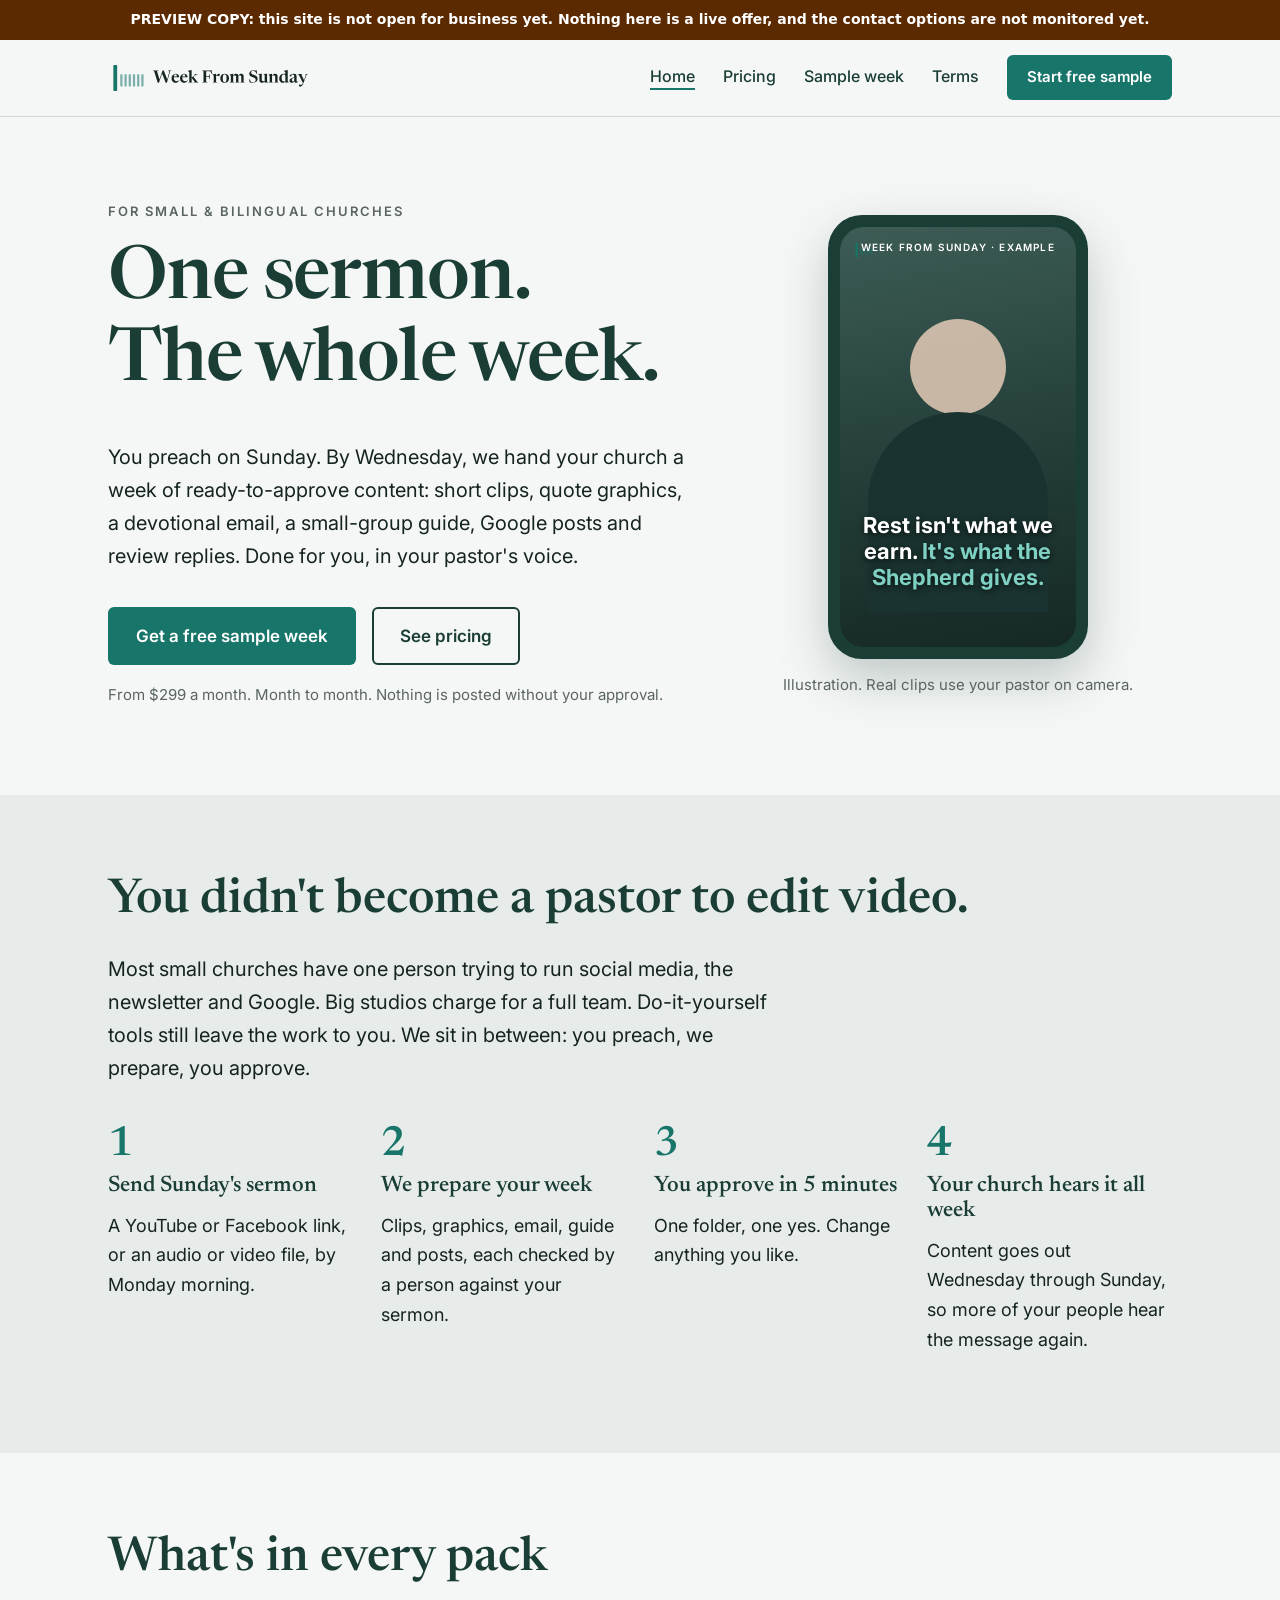
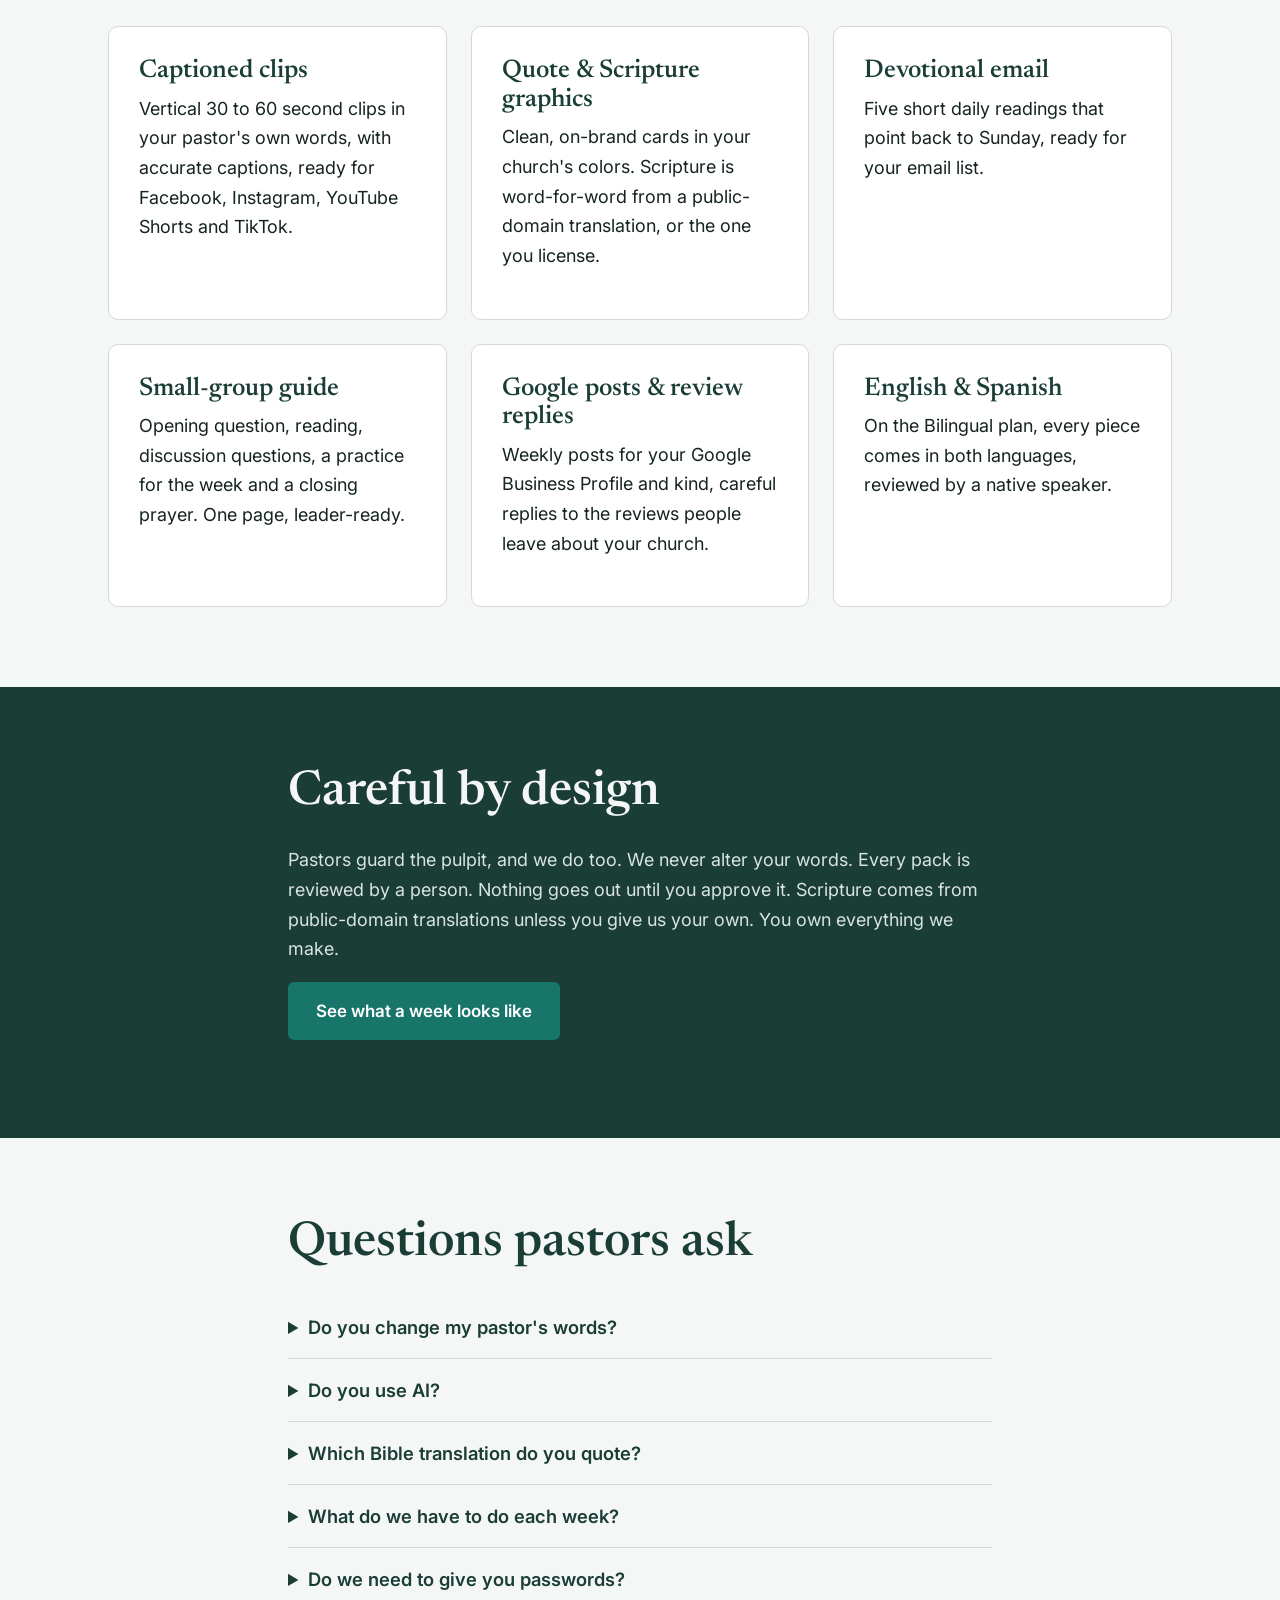
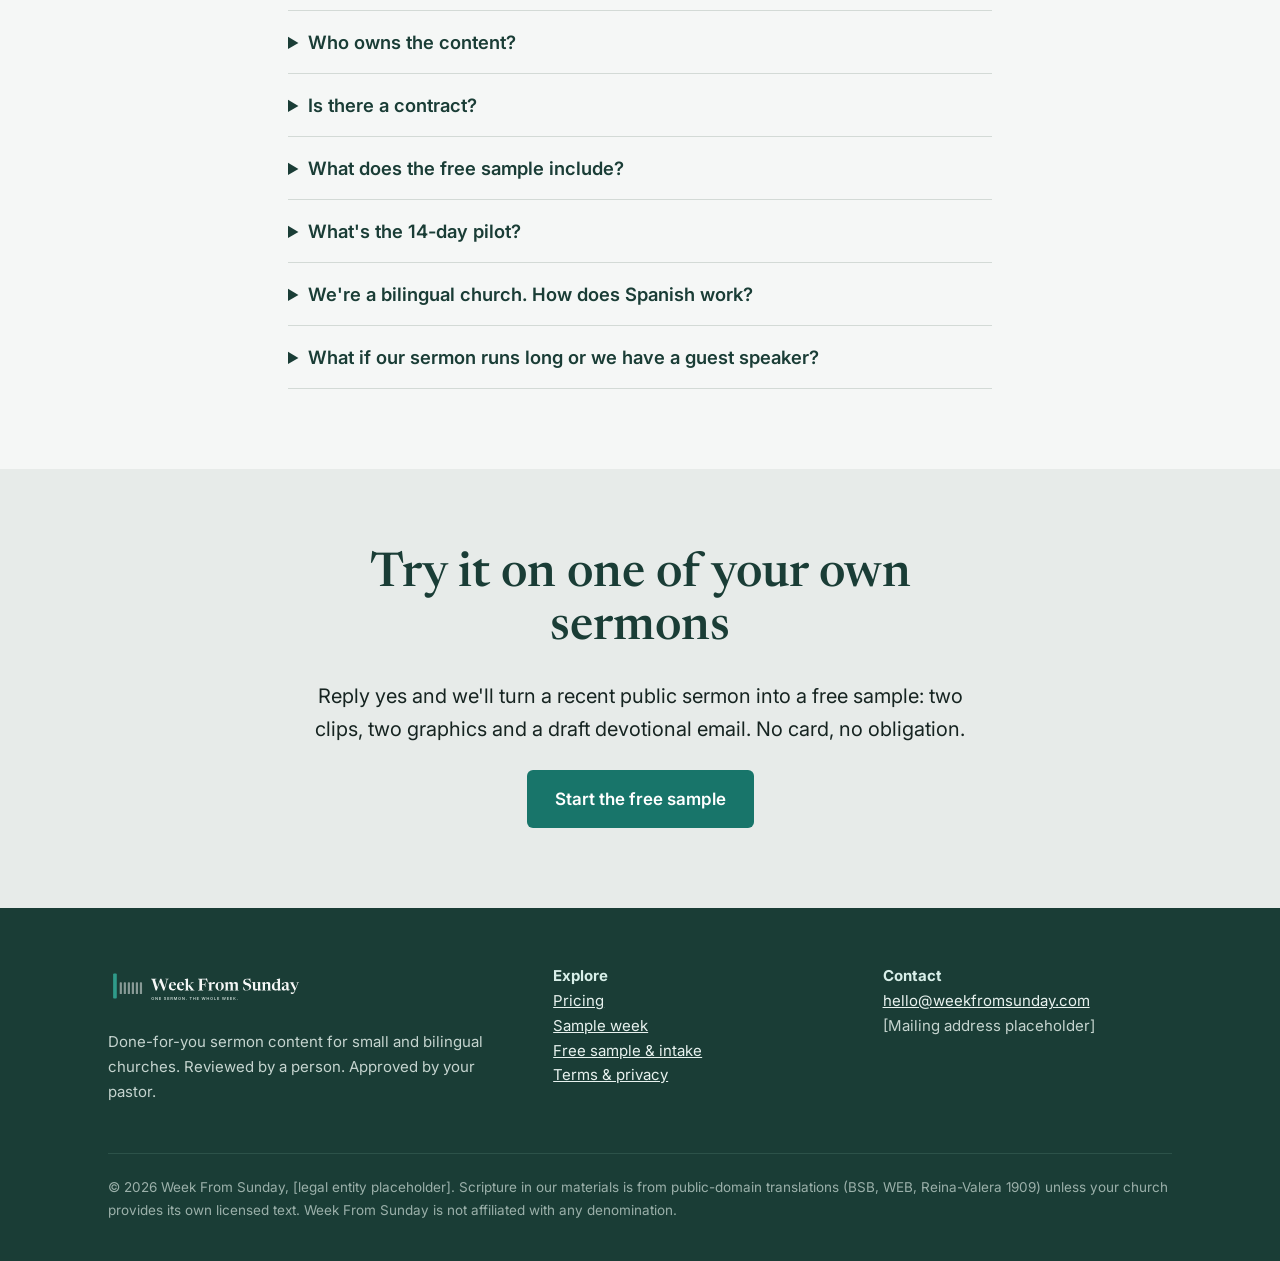
<file: index.html>
<!doctype html>
<html lang="en"><head>
<meta name="robots" content="noindex, nofollow, noarchive"><meta charset="utf-8"><meta name="viewport" content="width=device-width,initial-scale=1">
<title>Week From Sunday | Sermon content for small & bilingual churches</title><meta name="description" content="One sermon becomes a week of clips, graphics, devotional email, small-group guide and Google posts. Done for you, from $299 a month.">
<!-- removed automatically when WFS_LAUNCH=1 -->
<link rel="icon" href="assets/favicon.svg"><link rel="stylesheet" href="assets/style.css">
<meta property="og:title" content="Week From Sunday | Sermon content for small & bilingual churches"><meta property="og:description" content="One sermon becomes a week of clips, graphics, devotional email, small-group guide and Google posts. Done for you, from $299 a month."><meta name="theme-color" content="#1A3D36"></head>
<body><div style="background:#5b2a00;color:#fff;font:600 14px/1.4 system-ui,sans-serif;padding:10px 16px;text-align:center">PREVIEW COPY: this site is not open for business yet. Nothing here is a live offer, and the contact options are not monitored yet.</div>
<header class="site"><div class="wrap"><a href="index.html" aria-label="Week From Sunday home"><img src="assets/logo-horizontal-notag.svg" alt="Week From Sunday"></a>
<nav><a href="index.html" aria-current="page">Home</a><a href="pricing.html">Pricing</a><a href="sample.html">Sample week</a><a href="terms.html">Terms</a><a class="btn" href="contact.html">Start free sample</a></nav></div></header>
<main>
<section class="hero"><div class="wrap grid"><div>
<span class="eyebrow">For small &amp; bilingual churches</span>
<h1>One sermon.<br>The whole week.</h1>
<p class="lede">You preach on Sunday. By Wednesday, we hand your church a week of ready-to-approve content: short clips, quote graphics, a devotional email, a small-group guide, Google posts and review replies. Done for you, in your pastor's voice.</p>
<div class="actions"><a class="btn" href="contact.html">Get a free sample week</a><a class="btn ghost" href="pricing.html">See pricing</a></div>
<p class="note" style="margin-top:18px">From $299 a month. Month to month. Nothing is posted without your approval.</p></div>
<div><div class="phone"><div class="screen"><img class="bug" src="assets/logo-mark.svg" alt=""><div class="tag">WEEK FROM SUNDAY · EXAMPLE</div><div class="cap">Rest isn't what we earn. <b>It's what the Shepherd gives.</b></div></div></div><p class="note" style="text-align:center;margin-top:14px">Illustration. Real clips use your pastor on camera.</p></div></div></section>

<section class="band"><div class="wrap"><h2>You didn't become a pastor to edit video.</h2>
<p class="lede">Most small churches have one person trying to run social media, the newsletter and Google. Big studios charge for a full team. Do-it-yourself tools still leave the work to you. We sit in between: you preach, we prepare, you approve.</p>
<div class="steps">
<div class="step"><span class="n">1</span><h3>Send Sunday's sermon</h3><p>A YouTube or Facebook link, or an audio or video file, by Monday morning.</p></div>
<div class="step"><span class="n">2</span><h3>We prepare your week</h3><p>Clips, graphics, email, guide and posts, each checked by a person against your sermon.</p></div>
<div class="step"><span class="n">3</span><h3>You approve in 5 minutes</h3><p>One folder, one yes. Change anything you like.</p></div>
<div class="step"><span class="n">4</span><h3>Your church hears it all week</h3><p>Content goes out Wednesday through Sunday, so more of your people hear the message again.</p></div></div></div></section>

<section><div class="wrap"><h2>What's in every pack</h2>
<div class="cards">
<div class="card"><h3>Captioned clips</h3><p>Vertical 30 to 60 second clips in your pastor's own words, with accurate captions, ready for Facebook, Instagram, YouTube Shorts and TikTok.</p></div>
<div class="card"><h3>Quote &amp; Scripture graphics</h3><p>Clean, on-brand cards in your church's colors. Scripture is word-for-word from a public-domain translation, or the one you license.</p></div>
<div class="card"><h3>Devotional email</h3><p>Five short daily readings that point back to Sunday, ready for your email list.</p></div>
<div class="card"><h3>Small-group guide</h3><p>Opening question, reading, discussion questions, a practice for the week and a closing prayer. One page, leader-ready.</p></div>
<div class="card"><h3>Google posts &amp; review replies</h3><p>Weekly posts for your Google Business Profile and kind, careful replies to the reviews people leave about your church.</p></div>
<div class="card"><h3>English &amp; Spanish</h3><p>On the Bilingual plan, every piece comes in both languages, reviewed by a native speaker.</p></div></div></div></section>

<section class="dark"><div class="wrap narrow"><h2>Careful by design</h2>
<p>Pastors guard the pulpit, and we do too. We never alter your words. Every pack is reviewed by a person. Nothing goes out until you approve it. Scripture comes from public-domain translations unless you give us your own. You own everything we make.</p>
<p><a class="btn" href="sample.html">See what a week looks like</a></p></div></section>

<section><div class="wrap narrow"><h2>Questions pastors ask</h2><div class="faq"><details><summary>Do you change my pastor's words?</summary><p>No. Clips use your pastor's own voice and words, cut for length and captioned. Captions are checked word for word against the audio. Anything we write ourselves (emails, guides, posts) is a draft in plain language for your approval, and we never put words in your pastor's mouth. Direct quotes are marked and match the sermon.</p></details><details><summary>Do you use AI?</summary><p>Yes, for transcription and first drafts, and we say so plainly. Every pack is read by a person before it reaches you, and nothing is posted until your pastor or staff approves it. We never publish Scripture we haven't checked word for word against a public-domain text.</p></details><details><summary>Which Bible translation do you quote?</summary><p>We quote public-domain translations by default: the Berean Standard Bible (BSB) or WEB in English, and Reina-Valera 1909 in Spanish. If your church licenses another translation, tell us at intake and we'll use your text exactly as you provide it. Your pastor's spoken quotations in clips are left as spoken.</p></details><details><summary>What do we have to do each week?</summary><p>Send us the sermon (a YouTube or Facebook link, or an audio/video file) by Monday 10 AM your time. We deliver your pack by Wednesday 10 AM. Approving it takes about five minutes.</p></details><details><summary>Do we need to give you passwords?</summary><p>No. Approved files are delivered in a shared folder you control. For Google posts and review replies, you can add us as a manager on your Google Business Profile, which you can remove anytime, or you can paste the approved text yourself.</p></details><details><summary>Who owns the content?</summary><p>You do. Everything we make from your sermons belongs to your church. We don't reuse your sermons or your people's images in our own marketing without written permission.</p></details><details><summary>Is there a contract?</summary><p>No. It's month to month. Cancel before your next billing date and you won't be charged again. Annual prepay saves 10% if you'd like it.</p></details><details><summary>What does the free sample include?</summary><p>Reply yes and we'll turn one recent public sermon into a sample: 2 captioned clips, 2 graphics and a draft devotional email, in about three business days. There is no card, no obligation, and we never post anything for you.</p></details><details><summary>What's the 14-day pilot?</summary><p>If you like the sample, we run the full Complete service for 14 days (two weekly packs) at no charge and no card. On day 12 we ask if you'd like to continue. If not, you owe nothing.</p></details><details><summary>We're a bilingual church. How does Spanish work?</summary><p>The Bilingual plan produces every piece in both languages. Spanish text is drafted by our team and checked by a native speaker; your pastor or a trusted member can have the final word. Clips keep your pastor's original audio. For an English sermon we add Spanish captions (and the reverse for a Spanish sermon), so each clip can reach both congregations.</p></details><details><summary>What if our sermon runs long or we have a guest speaker?</summary><p>Sermons up to 60 minutes are included. For guest speakers, we ask for the speaker's permission to cut clips, which you can confirm in the intake or per sermon.</p></details></div></div></section>

<section class="band"><div class="wrap narrow" style="text-align:center"><h2>Try it on one of your own sermons</h2><p class="lede" style="margin:0 auto 24px">Reply yes and we'll turn a recent public sermon into a free sample: two clips, two graphics and a draft devotional email. No card, no obligation.</p><a class="btn" href="contact.html">Start the free sample</a></div></section></main>
<footer class="site"><div class="wrap"><div class="cols">
<div><img src="assets/logo-horizontal-on-pine.svg" alt="Week From Sunday"><p>Done-for-you sermon content for small and bilingual churches. Reviewed by a person. Approved by your pastor.</p></div>
<div><strong style="color:#D8EFE9">Explore</strong><p><a href="pricing.html">Pricing</a><br><a href="sample.html">Sample week</a><br><a href="contact.html">Free sample &amp; intake</a><br><a href="terms.html">Terms &amp; privacy</a></p></div>
<div><strong style="color:#D8EFE9">Contact</strong><p><a href="mailto:hello@weekfromsunday.com">hello@weekfromsunday.com</a><br>[Mailing address placeholder]</p></div></div>
<div class="fine">© 2026 Week From Sunday, [legal entity placeholder]. Scripture in our materials is from public-domain translations (BSB, WEB, Reina-Valera 1909) unless your church provides its own licensed text. Week From Sunday is not affiliated with any denomination.</div></div></footer>
</body></html>
</file>
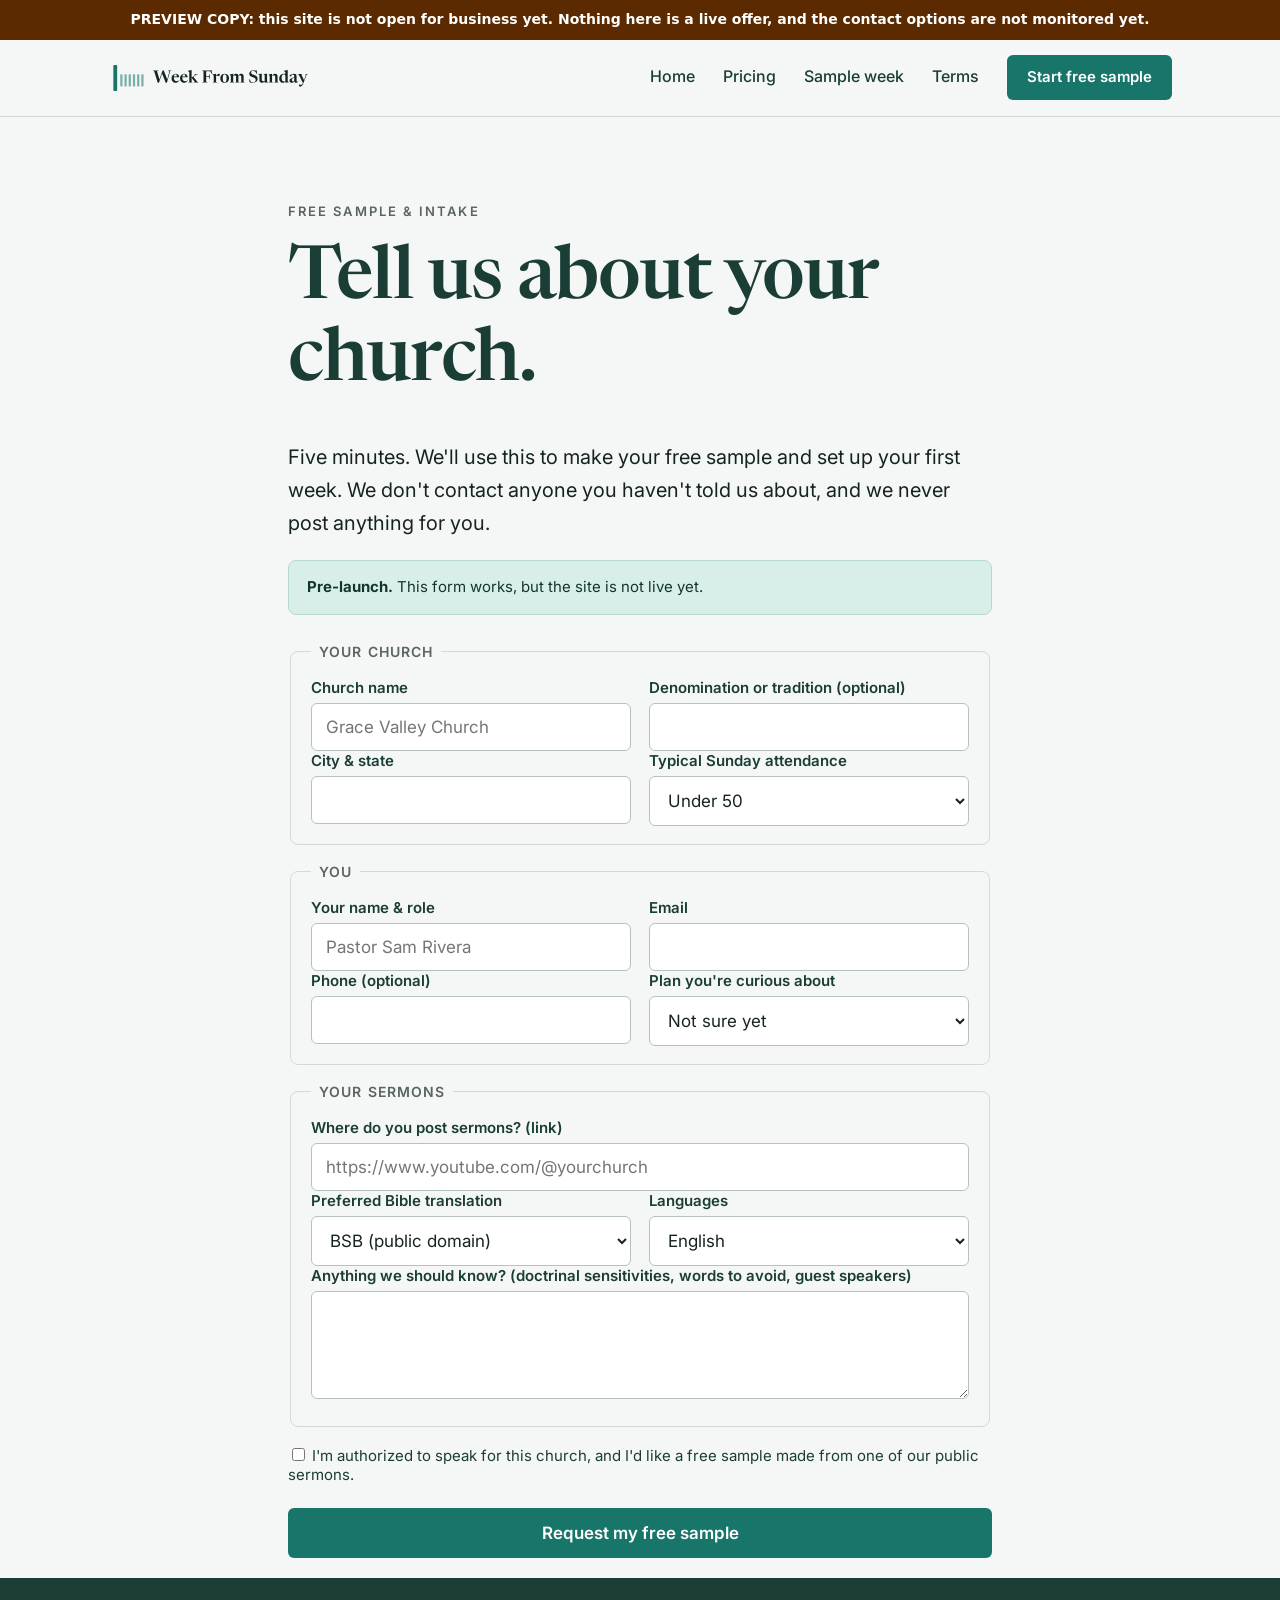
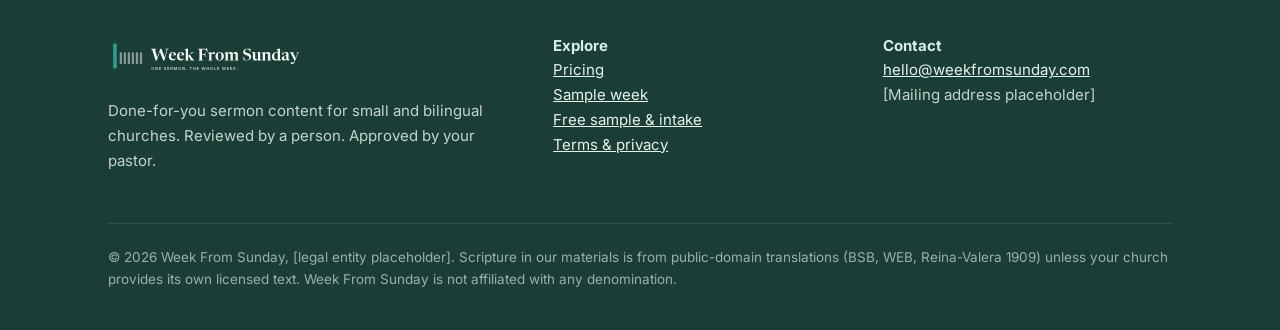
<file: contact.html>
<!doctype html>
<html lang="en"><head>
<meta name="robots" content="noindex, nofollow, noarchive"><meta charset="utf-8"><meta name="viewport" content="width=device-width,initial-scale=1">
<title>Free sample & intake | Week From Sunday</title><meta name="description" content="Request a free sample week from one of your public sermons.">
<!-- removed automatically when WFS_LAUNCH=1 -->
<link rel="icon" href="assets/favicon.svg"><link rel="stylesheet" href="assets/style.css">
<meta property="og:title" content="Free sample & intake | Week From Sunday"><meta property="og:description" content="Request a free sample week from one of your public sermons."><meta name="theme-color" content="#1A3D36"></head>
<body><div style="background:#5b2a00;color:#fff;font:600 14px/1.4 system-ui,sans-serif;padding:10px 16px;text-align:center">PREVIEW COPY: this site is not open for business yet. Nothing here is a live offer, and the contact options are not monitored yet.</div>
<header class="site"><div class="wrap"><a href="index.html" aria-label="Week From Sunday home"><img src="assets/logo-horizontal-notag.svg" alt="Week From Sunday"></a>
<nav><a href="index.html">Home</a><a href="pricing.html">Pricing</a><a href="sample.html">Sample week</a><a href="terms.html">Terms</a><a class="btn" href="contact.html">Start free sample</a></nav></div></header>
<main>
<section class="hero" style="padding-bottom:20px"><div class="wrap narrow"><span class="eyebrow">Free sample &amp; intake</span><h1>Tell us about your church.</h1>
<p class="lede">Five minutes. We'll use this to make your free sample and set up your first week. We don't contact anyone you haven't told us about, and we never post anything for you.</p>
<div class="callout"><strong>Pre-launch.</strong> This form works, but the site is not live yet.</div>
<form class="intake" id="intake" action="#" method="post">
<fieldset><legend>Your church</legend>
<div class="row"><div><label for="church">Church name</label><input id="church" name="church" placeholder="Grace Valley Church"></div><div><label for="den">Denomination or tradition (optional)</label><input id="den" name="denomination"></div></div>
<div class="row"><div><label for="city">City &amp; state</label><input id="city" name="city"></div><div><label for="size">Typical Sunday attendance</label><select id="size" name="size"><option>Under 50</option><option>50 to 100</option><option>100 to 250</option><option>250 to 500</option></select></div></div></fieldset>
<fieldset><legend>You</legend>
<div class="row"><div><label for="name">Your name &amp; role</label><input id="name" name="name" placeholder="Pastor Sam Rivera"></div><div><label for="email">Email</label><input id="email" name="email" type="email"></div></div>
<div class="row"><div><label for="phone">Phone (optional)</label><input id="phone" name="phone" type="tel"></div><div><label for="plan">Plan you're curious about</label><select id="plan" name="plan"><option>Not sure yet</option><option>Essentials ($299)</option><option>Complete ($499)</option><option>Bilingual ($899)</option></select></div></div></fieldset>
<fieldset><legend>Your sermons</legend>
<div><label for="yt">Where do you post sermons? (link)</label><input id="yt" name="sermon_link" placeholder="https://www.youtube.com/@yourchurch"></div>
<div class="row"><div><label for="trans">Preferred Bible translation</label><select id="trans" name="translation"><option>BSB (public domain)</option><option>WEB (public domain)</option><option>Reina-Valera 1909 (Spanish)</option><option>Another, which we license</option></select></div><div><label for="lang">Languages</label><select id="lang" name="language"><option>English</option><option>English and Spanish</option><option>Spanish</option></select></div></div>
<div><label for="notes">Anything we should know? (doctrinal sensitivities, words to avoid, guest speakers)</label><textarea id="notes" name="notes" rows="4"></textarea></div></fieldset>
<label style="font-weight:400"><input type="checkbox" name="consent" style="width:auto"> I'm authorized to speak for this church, and I'd like a free sample made from one of our public sermons.</label>
<button class="btn" type="submit">Request my free sample</button>
</form></div></section><script>
document.getElementById("intake").addEventListener("submit",function(e){e.preventDefault();var f=new FormData(this),b="";
f.forEach(function(v,k){b+=k+": "+v+"\n";});
location.href="mailto:hello@weekfromsunday.com?subject="+encodeURIComponent("Free sample request: "+(f.get("church")||""))+"&body="+encodeURIComponent(b);});
</script></main>
<footer class="site"><div class="wrap"><div class="cols">
<div><img src="assets/logo-horizontal-on-pine.svg" alt="Week From Sunday"><p>Done-for-you sermon content for small and bilingual churches. Reviewed by a person. Approved by your pastor.</p></div>
<div><strong style="color:#D8EFE9">Explore</strong><p><a href="pricing.html">Pricing</a><br><a href="sample.html">Sample week</a><br><a href="contact.html">Free sample &amp; intake</a><br><a href="terms.html">Terms &amp; privacy</a></p></div>
<div><strong style="color:#D8EFE9">Contact</strong><p><a href="mailto:hello@weekfromsunday.com">hello@weekfromsunday.com</a><br>[Mailing address placeholder]</p></div></div>
<div class="fine">© 2026 Week From Sunday, [legal entity placeholder]. Scripture in our materials is from public-domain translations (BSB, WEB, Reina-Valera 1909) unless your church provides its own licensed text. Week From Sunday is not affiliated with any denomination.</div></div></footer>
</body></html>
</file>
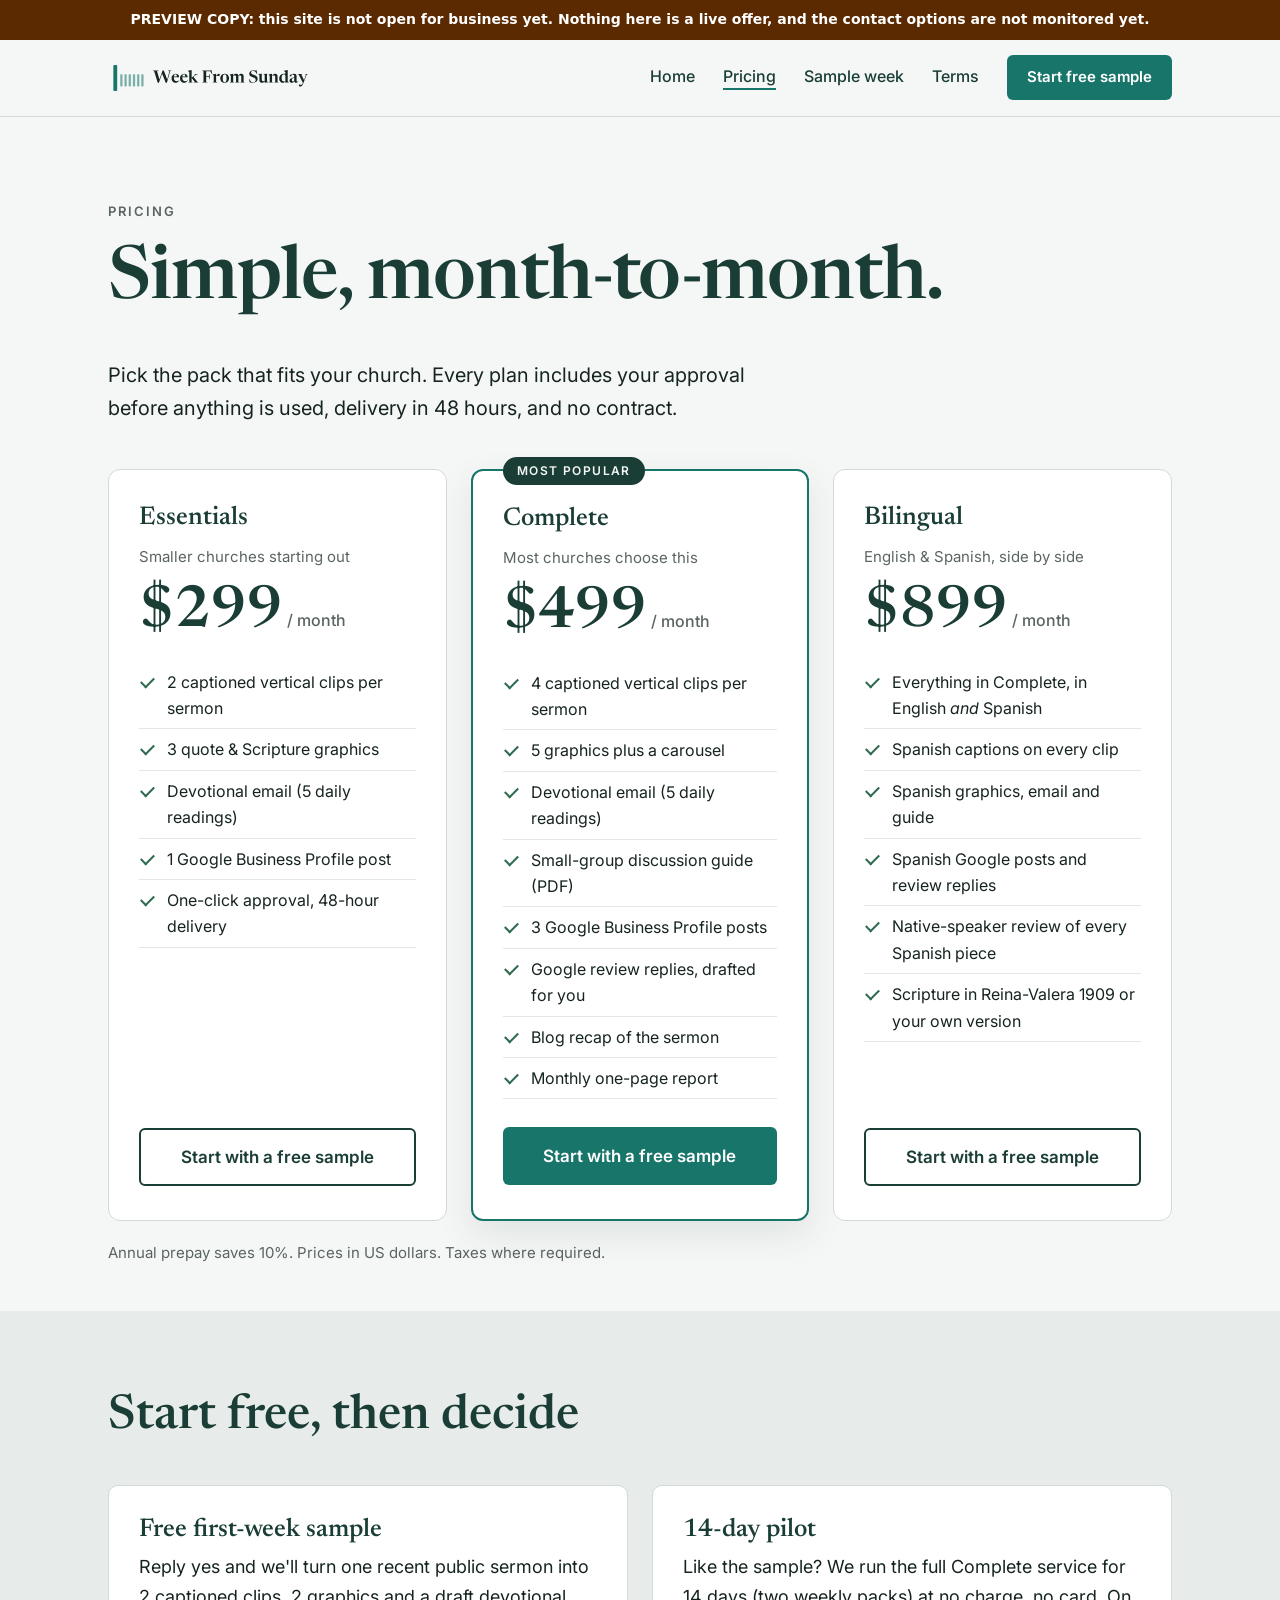
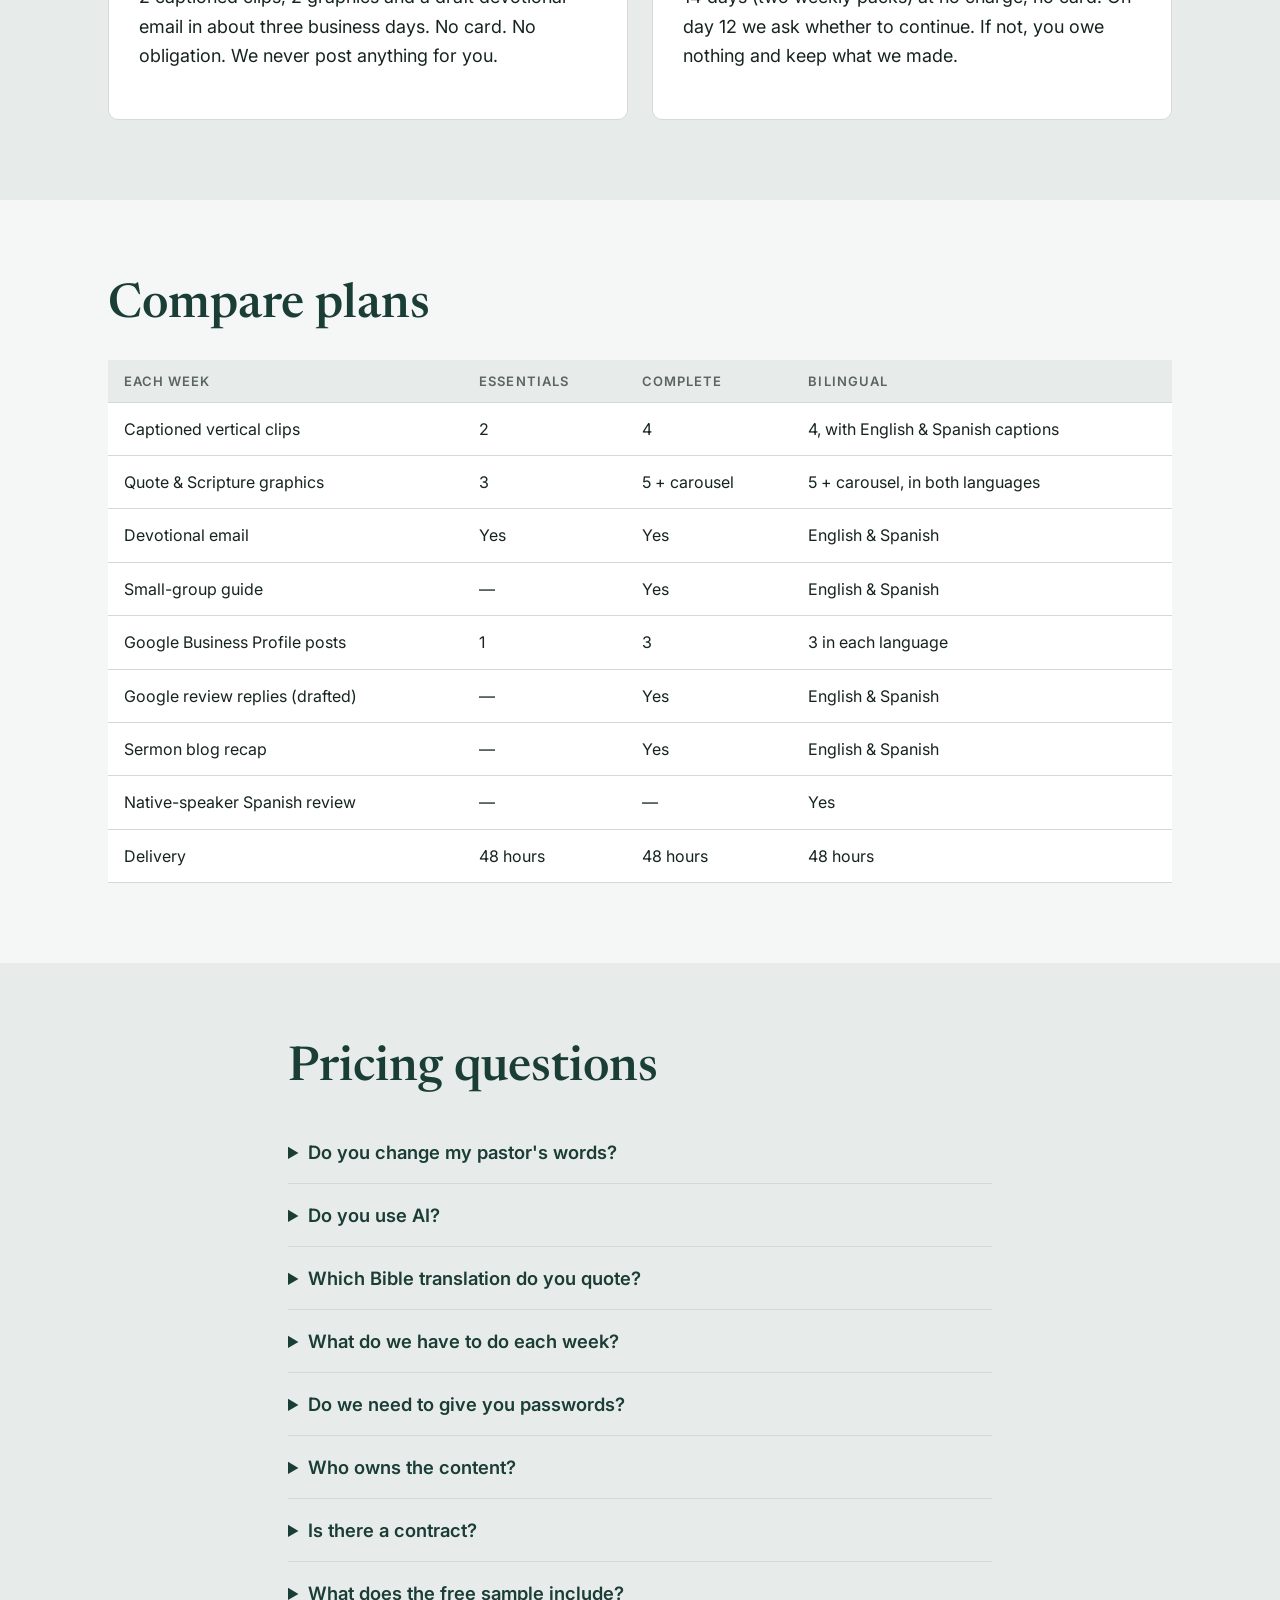
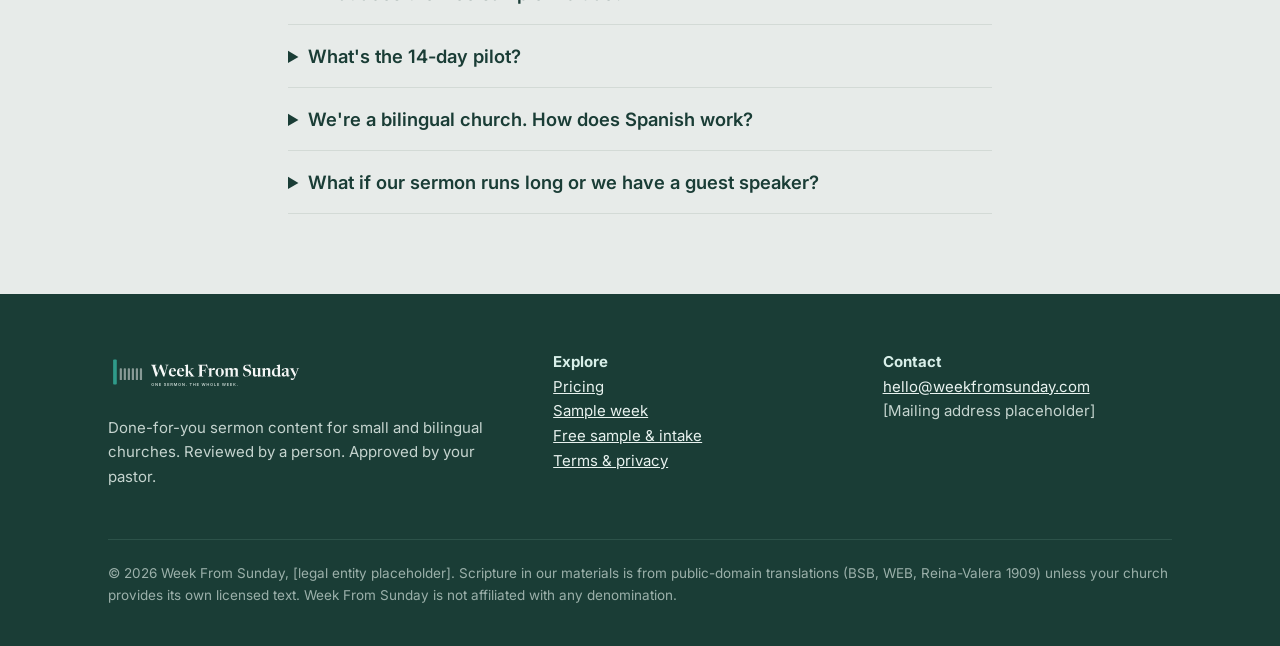
<file: pricing.html>
<!doctype html>
<html lang="en"><head>
<meta name="robots" content="noindex, nofollow, noarchive"><meta charset="utf-8"><meta name="viewport" content="width=device-width,initial-scale=1">
<title>Pricing | Week From Sunday</title><meta name="description" content="Essentials $299, Complete $499, Bilingual $899 per month. Free sample and 14-day pilot. Month to month.">
<!-- removed automatically when WFS_LAUNCH=1 -->
<link rel="icon" href="assets/favicon.svg"><link rel="stylesheet" href="assets/style.css">
<meta property="og:title" content="Pricing | Week From Sunday"><meta property="og:description" content="Essentials $299, Complete $499, Bilingual $899 per month. Free sample and 14-day pilot. Month to month."><meta name="theme-color" content="#1A3D36"></head>
<body><div style="background:#5b2a00;color:#fff;font:600 14px/1.4 system-ui,sans-serif;padding:10px 16px;text-align:center">PREVIEW COPY: this site is not open for business yet. Nothing here is a live offer, and the contact options are not monitored yet.</div>
<header class="site"><div class="wrap"><a href="index.html" aria-label="Week From Sunday home"><img src="assets/logo-horizontal-notag.svg" alt="Week From Sunday"></a>
<nav><a href="index.html">Home</a><a href="pricing.html" aria-current="page">Pricing</a><a href="sample.html">Sample week</a><a href="terms.html">Terms</a><a class="btn" href="contact.html">Start free sample</a></nav></div></header>
<main>
<section class="hero" style="padding-bottom:30px"><div class="wrap"><span class="eyebrow">Pricing</span><h1>Simple, month-to-month.</h1>
<p class="lede">Pick the pack that fits your church. Every plan includes your approval before anything is used, delivery in 48 hours, and no contract.</p><div class="tiers"><div class="tier"><h3>Essentials</h3><p class="note" style="margin:0 0 14px">Smaller churches starting out</p><div class="price">$299<small> / month</small></div><ul><li>2 captioned vertical clips per sermon</li><li>3 quote &amp; Scripture graphics</li><li>Devotional email (5 daily readings)</li><li>1 Google Business Profile post</li><li>One-click approval, 48-hour delivery</li></ul><a class="btn ghost" href="contact.html?plan=essentials">Start with a free sample</a></div><div class="tier pop"><span class=badge>Most popular</span><h3>Complete</h3><p class="note" style="margin:0 0 14px">Most churches choose this</p><div class="price">$499<small> / month</small></div><ul><li>4 captioned vertical clips per sermon</li><li>5 graphics plus a carousel</li><li>Devotional email (5 daily readings)</li><li>Small-group discussion guide (PDF)</li><li>3 Google Business Profile posts</li><li>Google review replies, drafted for you</li><li>Blog recap of the sermon</li><li>Monthly one-page report</li></ul><a class="btn" href="contact.html?plan=complete">Start with a free sample</a></div><div class="tier"><h3>Bilingual</h3><p class="note" style="margin:0 0 14px">English &amp; Spanish, side by side</p><div class="price">$899<small> / month</small></div><ul><li>Everything in Complete, in English <em>and</em> Spanish</li><li>Spanish captions on every clip</li><li>Spanish graphics, email and guide</li><li>Spanish Google posts and review replies</li><li>Native-speaker review of every Spanish piece</li><li>Scripture in Reina-Valera 1909 or your own version</li></ul><a class="btn ghost" href="contact.html?plan=bilingual">Start with a free sample</a></div></div>
<p class="note" style="margin-top:20px">Annual prepay saves 10%. Prices in US dollars. Taxes where required.</p></div></section>
<section class="band"><div class="wrap"><h2>Start free, then decide</h2>
<div class="cards" style="grid-template-columns:repeat(2,1fr)">
<div class="card"><h3>Free first-week sample</h3><p>Reply yes and we'll turn one recent public sermon into 2 captioned clips, 2 graphics and a draft devotional email in about three business days. No card. No obligation. We never post anything for you.</p></div>
<div class="card"><h3>14-day pilot</h3><p>Like the sample? We run the full Complete service for 14 days (two weekly packs) at no charge, no card. On day 12 we ask whether to continue. If not, you owe nothing and keep what we made.</p></div></div></div></section>
<section><div class="wrap"><h2>Compare plans</h2>
<table class="cmp"><tr><th>Each week</th><th>Essentials</th><th>Complete</th><th>Bilingual</th></tr>
<tr><td>Captioned vertical clips</td><td>2</td><td>4</td><td>4, with English &amp; Spanish captions</td></tr>
<tr><td>Quote &amp; Scripture graphics</td><td>3</td><td>5 + carousel</td><td>5 + carousel, in both languages</td></tr>
<tr><td>Devotional email</td><td>Yes</td><td>Yes</td><td>English &amp; Spanish</td></tr>
<tr><td>Small-group guide</td><td>&mdash;</td><td>Yes</td><td>English &amp; Spanish</td></tr>
<tr><td>Google Business Profile posts</td><td>1</td><td>3</td><td>3 in each language</td></tr>
<tr><td>Google review replies (drafted)</td><td>&mdash;</td><td>Yes</td><td>English &amp; Spanish</td></tr>
<tr><td>Sermon blog recap</td><td>&mdash;</td><td>Yes</td><td>English &amp; Spanish</td></tr>
<tr><td>Native-speaker Spanish review</td><td>&mdash;</td><td>&mdash;</td><td>Yes</td></tr>
<tr><td>Delivery</td><td>48 hours</td><td>48 hours</td><td>48 hours</td></tr></table></div></section>
<section class="band"><div class="wrap narrow"><h2>Pricing questions</h2><div class="faq"><details><summary>Do you change my pastor's words?</summary><p>No. Clips use your pastor's own voice and words, cut for length and captioned. Captions are checked word for word against the audio. Anything we write ourselves (emails, guides, posts) is a draft in plain language for your approval, and we never put words in your pastor's mouth. Direct quotes are marked and match the sermon.</p></details><details><summary>Do you use AI?</summary><p>Yes, for transcription and first drafts, and we say so plainly. Every pack is read by a person before it reaches you, and nothing is posted until your pastor or staff approves it. We never publish Scripture we haven't checked word for word against a public-domain text.</p></details><details><summary>Which Bible translation do you quote?</summary><p>We quote public-domain translations by default: the Berean Standard Bible (BSB) or WEB in English, and Reina-Valera 1909 in Spanish. If your church licenses another translation, tell us at intake and we'll use your text exactly as you provide it. Your pastor's spoken quotations in clips are left as spoken.</p></details><details><summary>What do we have to do each week?</summary><p>Send us the sermon (a YouTube or Facebook link, or an audio/video file) by Monday 10 AM your time. We deliver your pack by Wednesday 10 AM. Approving it takes about five minutes.</p></details><details><summary>Do we need to give you passwords?</summary><p>No. Approved files are delivered in a shared folder you control. For Google posts and review replies, you can add us as a manager on your Google Business Profile, which you can remove anytime, or you can paste the approved text yourself.</p></details><details><summary>Who owns the content?</summary><p>You do. Everything we make from your sermons belongs to your church. We don't reuse your sermons or your people's images in our own marketing without written permission.</p></details><details><summary>Is there a contract?</summary><p>No. It's month to month. Cancel before your next billing date and you won't be charged again. Annual prepay saves 10% if you'd like it.</p></details><details><summary>What does the free sample include?</summary><p>Reply yes and we'll turn one recent public sermon into a sample: 2 captioned clips, 2 graphics and a draft devotional email, in about three business days. There is no card, no obligation, and we never post anything for you.</p></details><details><summary>What's the 14-day pilot?</summary><p>If you like the sample, we run the full Complete service for 14 days (two weekly packs) at no charge and no card. On day 12 we ask if you'd like to continue. If not, you owe nothing.</p></details><details><summary>We're a bilingual church. How does Spanish work?</summary><p>The Bilingual plan produces every piece in both languages. Spanish text is drafted by our team and checked by a native speaker; your pastor or a trusted member can have the final word. Clips keep your pastor's original audio. For an English sermon we add Spanish captions (and the reverse for a Spanish sermon), so each clip can reach both congregations.</p></details><details><summary>What if our sermon runs long or we have a guest speaker?</summary><p>Sermons up to 60 minutes are included. For guest speakers, we ask for the speaker's permission to cut clips, which you can confirm in the intake or per sermon.</p></details></div></div></section></main>
<footer class="site"><div class="wrap"><div class="cols">
<div><img src="assets/logo-horizontal-on-pine.svg" alt="Week From Sunday"><p>Done-for-you sermon content for small and bilingual churches. Reviewed by a person. Approved by your pastor.</p></div>
<div><strong style="color:#D8EFE9">Explore</strong><p><a href="pricing.html">Pricing</a><br><a href="sample.html">Sample week</a><br><a href="contact.html">Free sample &amp; intake</a><br><a href="terms.html">Terms &amp; privacy</a></p></div>
<div><strong style="color:#D8EFE9">Contact</strong><p><a href="mailto:hello@weekfromsunday.com">hello@weekfromsunday.com</a><br>[Mailing address placeholder]</p></div></div>
<div class="fine">© 2026 Week From Sunday, [legal entity placeholder]. Scripture in our materials is from public-domain translations (BSB, WEB, Reina-Valera 1909) unless your church provides its own licensed text. Week From Sunday is not affiliated with any denomination.</div></div></footer>
</body></html>
</file>
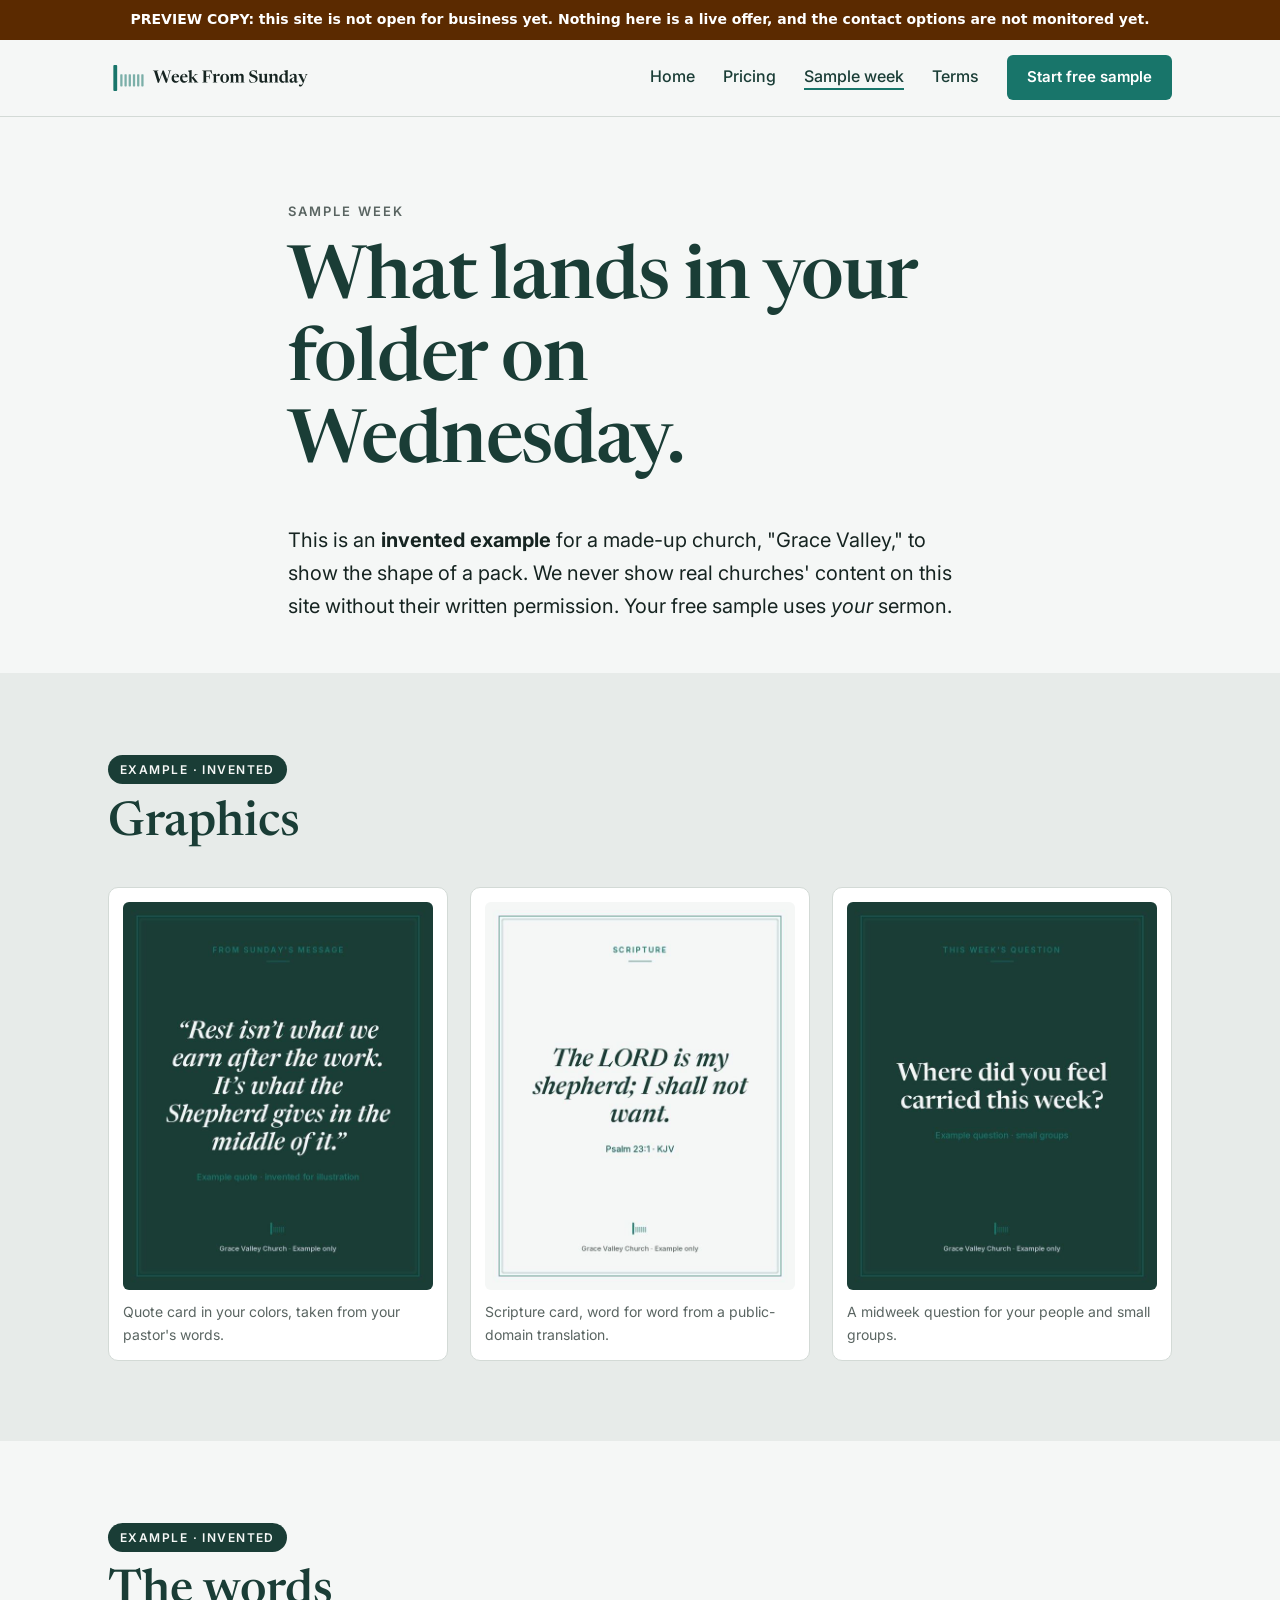
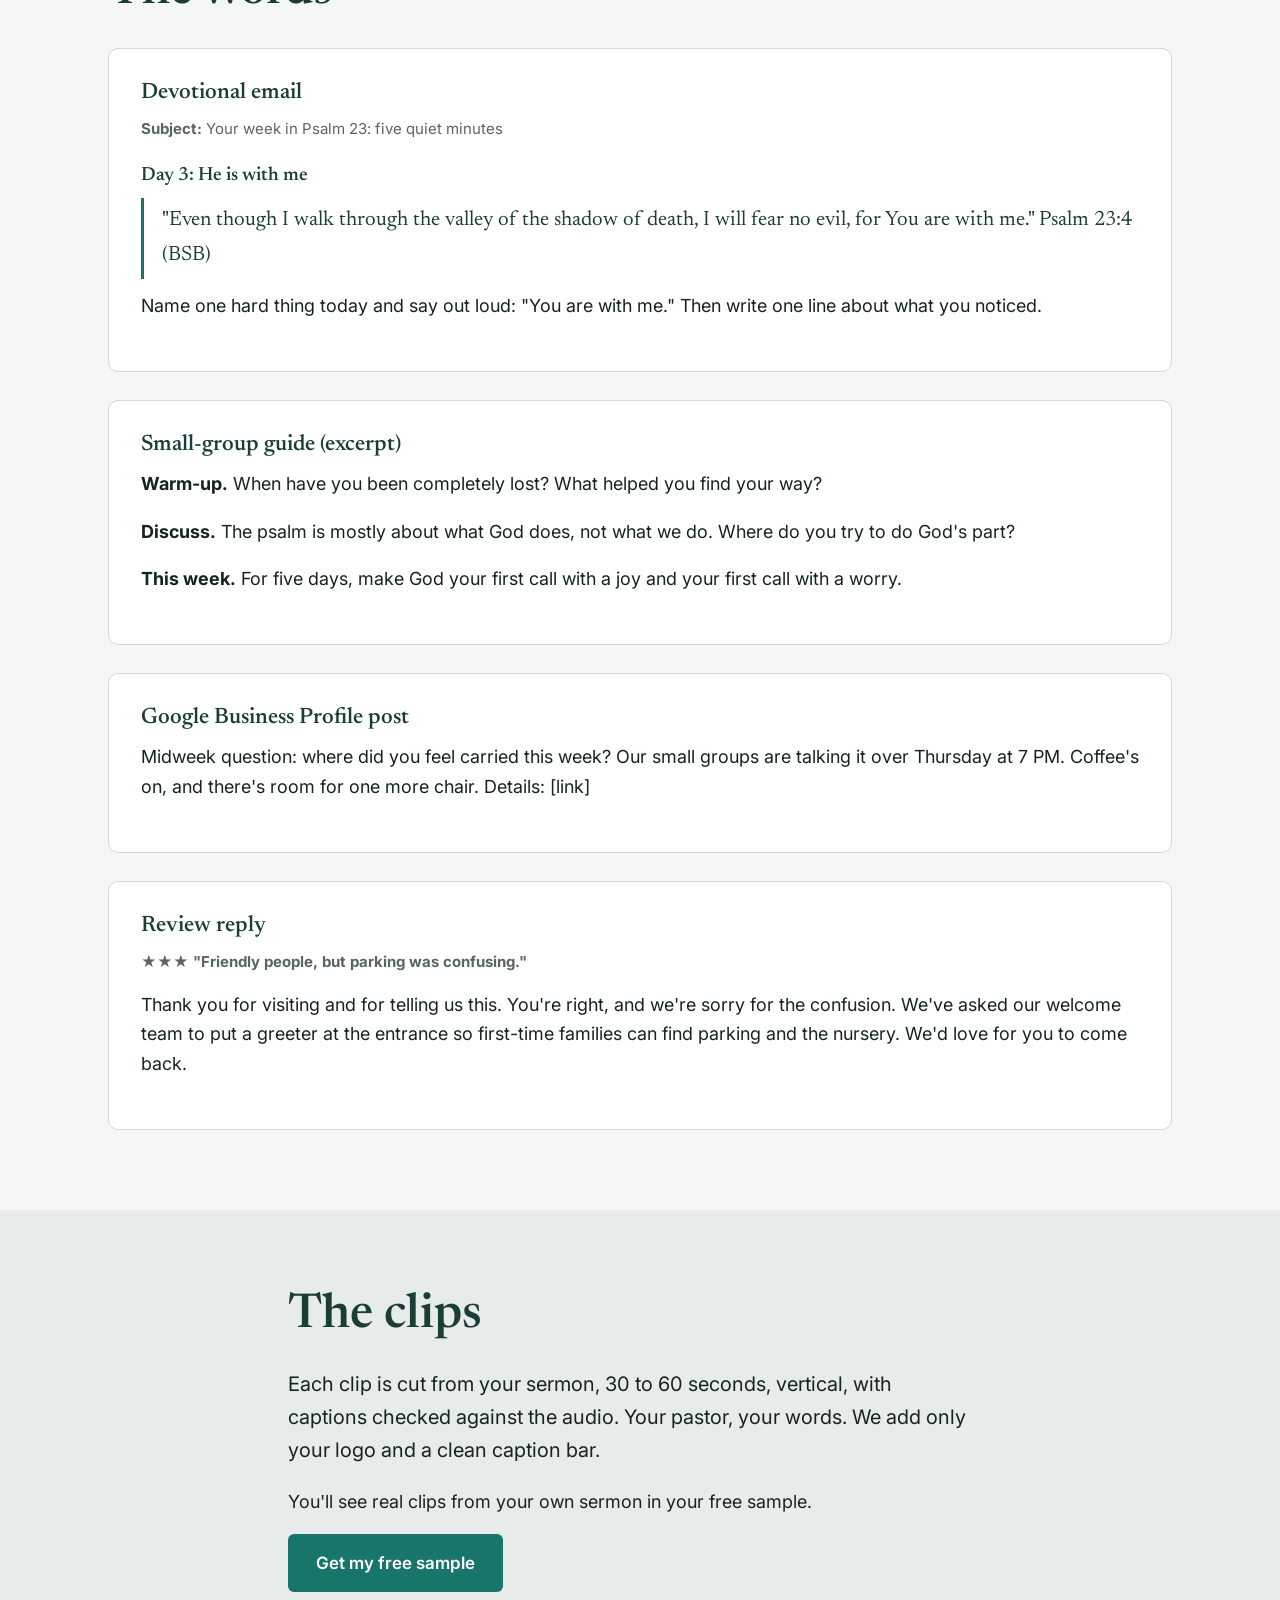
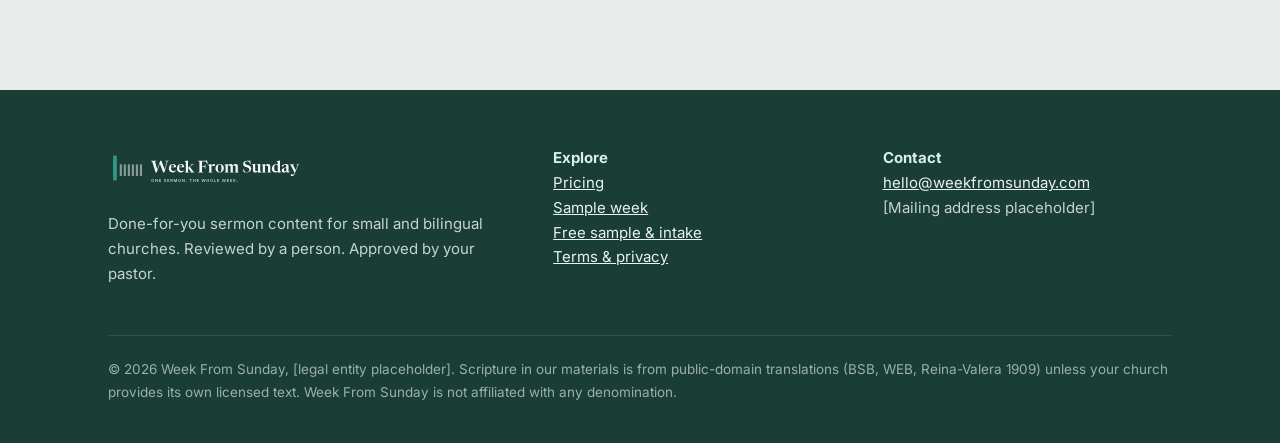
<file: sample.html>
<!doctype html>
<html lang="en"><head>
<meta name="robots" content="noindex, nofollow, noarchive"><meta charset="utf-8"><meta name="viewport" content="width=device-width,initial-scale=1">
<title>Sample week | Week From Sunday</title><meta name="description" content="See what a week of sermon content looks like: clips, graphics, devotional email, small-group guide, Google posts.">
<!-- removed automatically when WFS_LAUNCH=1 -->
<link rel="icon" href="assets/favicon.svg"><link rel="stylesheet" href="assets/style.css">
<meta property="og:title" content="Sample week | Week From Sunday"><meta property="og:description" content="See what a week of sermon content looks like: clips, graphics, devotional email, small-group guide, Google posts."><meta name="theme-color" content="#1A3D36"></head>
<body><div style="background:#5b2a00;color:#fff;font:600 14px/1.4 system-ui,sans-serif;padding:10px 16px;text-align:center">PREVIEW COPY: this site is not open for business yet. Nothing here is a live offer, and the contact options are not monitored yet.</div>
<header class="site"><div class="wrap"><a href="index.html" aria-label="Week From Sunday home"><img src="assets/logo-horizontal-notag.svg" alt="Week From Sunday"></a>
<nav><a href="index.html">Home</a><a href="pricing.html">Pricing</a><a href="sample.html" aria-current="page">Sample week</a><a href="terms.html">Terms</a><a class="btn" href="contact.html">Start free sample</a></nav></div></header>
<main>
<section class="hero" style="padding-bottom:30px"><div class="wrap narrow"><span class="eyebrow">Sample week</span><h1>What lands in your folder on Wednesday.</h1>
<p class="lede">This is an <strong>invented example</strong> for a made-up church, "Grace Valley," to show the shape of a pack. We never show real churches' content on this site without their written permission. Your free sample uses <em>your</em> sermon.</p></div></section>
<section class="band"><div class="wrap"><span class="badge-ex">Example · invented</span><h2>Graphics</h2>
<div class="pack"><figure><img src="[data-uri]" alt="Example quote graphic" loading="lazy"><figcaption>Quote card in your colors, taken from your pastor's words.</figcaption></figure>
<figure><img src="[data-uri]" alt="Example Scripture graphic, Psalm 23:1" loading="lazy"><figcaption>Scripture card, word for word from a public-domain translation.</figcaption></figure>
<figure><img src="[data-uri]" alt="Example question graphic" loading="lazy"><figcaption>A midweek question for your people and small groups.</figcaption></figure></div></div></section>
<section><div class="wrap"><span class="badge-ex">Example · invented</span><h2>The words</h2>
<div class="doc"><h3>Devotional email</h3><p class="note"><strong>Subject:</strong> Your week in Psalm 23: five quiet minutes</p>
<h3 style="font-size:1.2rem;margin-top:1.2em">Day 3: He is with me</h3><blockquote>"Even though I walk through the valley of the shadow of death, I will fear no evil, for You are with me." Psalm 23:4 (BSB)</blockquote>
<p>Name one hard thing today and say out loud: "You are with me." Then write one line about what you noticed.</p></div>
<div class="doc"><h3>Small-group guide (excerpt)</h3><p><strong>Warm-up.</strong> When have you been completely lost? What helped you find your way?</p><p><strong>Discuss.</strong> The psalm is mostly about what God does, not what we do. Where do you try to do God's part?</p><p><strong>This week.</strong> For five days, make God your first call with a joy and your first call with a worry.</p></div>
<div class="doc"><h3>Google Business Profile post</h3><p>Midweek question: where did you feel carried this week? Our small groups are talking it over Thursday at 7 PM. Coffee's on, and there's room for one more chair. Details: [link]</p></div>
<div class="doc"><h3>Review reply</h3><p class="note"><strong>★★★ "Friendly people, but parking was confusing."</strong></p><p>Thank you for visiting and for telling us this. You're right, and we're sorry for the confusion. We've asked our welcome team to put a greeter at the entrance so first-time families can find parking and the nursery. We'd love for you to come back.</p></div></div></section>
<section class="band"><div class="wrap narrow"><h2>The clips</h2><p class="lede">Each clip is cut from your sermon, 30 to 60 seconds, vertical, with captions checked against the audio. Your pastor, your words. We add only your logo and a clean caption bar.</p>
<p>You'll see real clips from your own sermon in your free sample.</p><p><a class="btn" href="contact.html">Get my free sample</a></p></div></section></main>
<footer class="site"><div class="wrap"><div class="cols">
<div><img src="assets/logo-horizontal-on-pine.svg" alt="Week From Sunday"><p>Done-for-you sermon content for small and bilingual churches. Reviewed by a person. Approved by your pastor.</p></div>
<div><strong style="color:#D8EFE9">Explore</strong><p><a href="pricing.html">Pricing</a><br><a href="sample.html">Sample week</a><br><a href="contact.html">Free sample &amp; intake</a><br><a href="terms.html">Terms &amp; privacy</a></p></div>
<div><strong style="color:#D8EFE9">Contact</strong><p><a href="mailto:hello@weekfromsunday.com">hello@weekfromsunday.com</a><br>[Mailing address placeholder]</p></div></div>
<div class="fine">© 2026 Week From Sunday, [legal entity placeholder]. Scripture in our materials is from public-domain translations (BSB, WEB, Reina-Valera 1909) unless your church provides its own licensed text. Week From Sunday is not affiliated with any denomination.</div></div></footer>
</body></html>
</file>
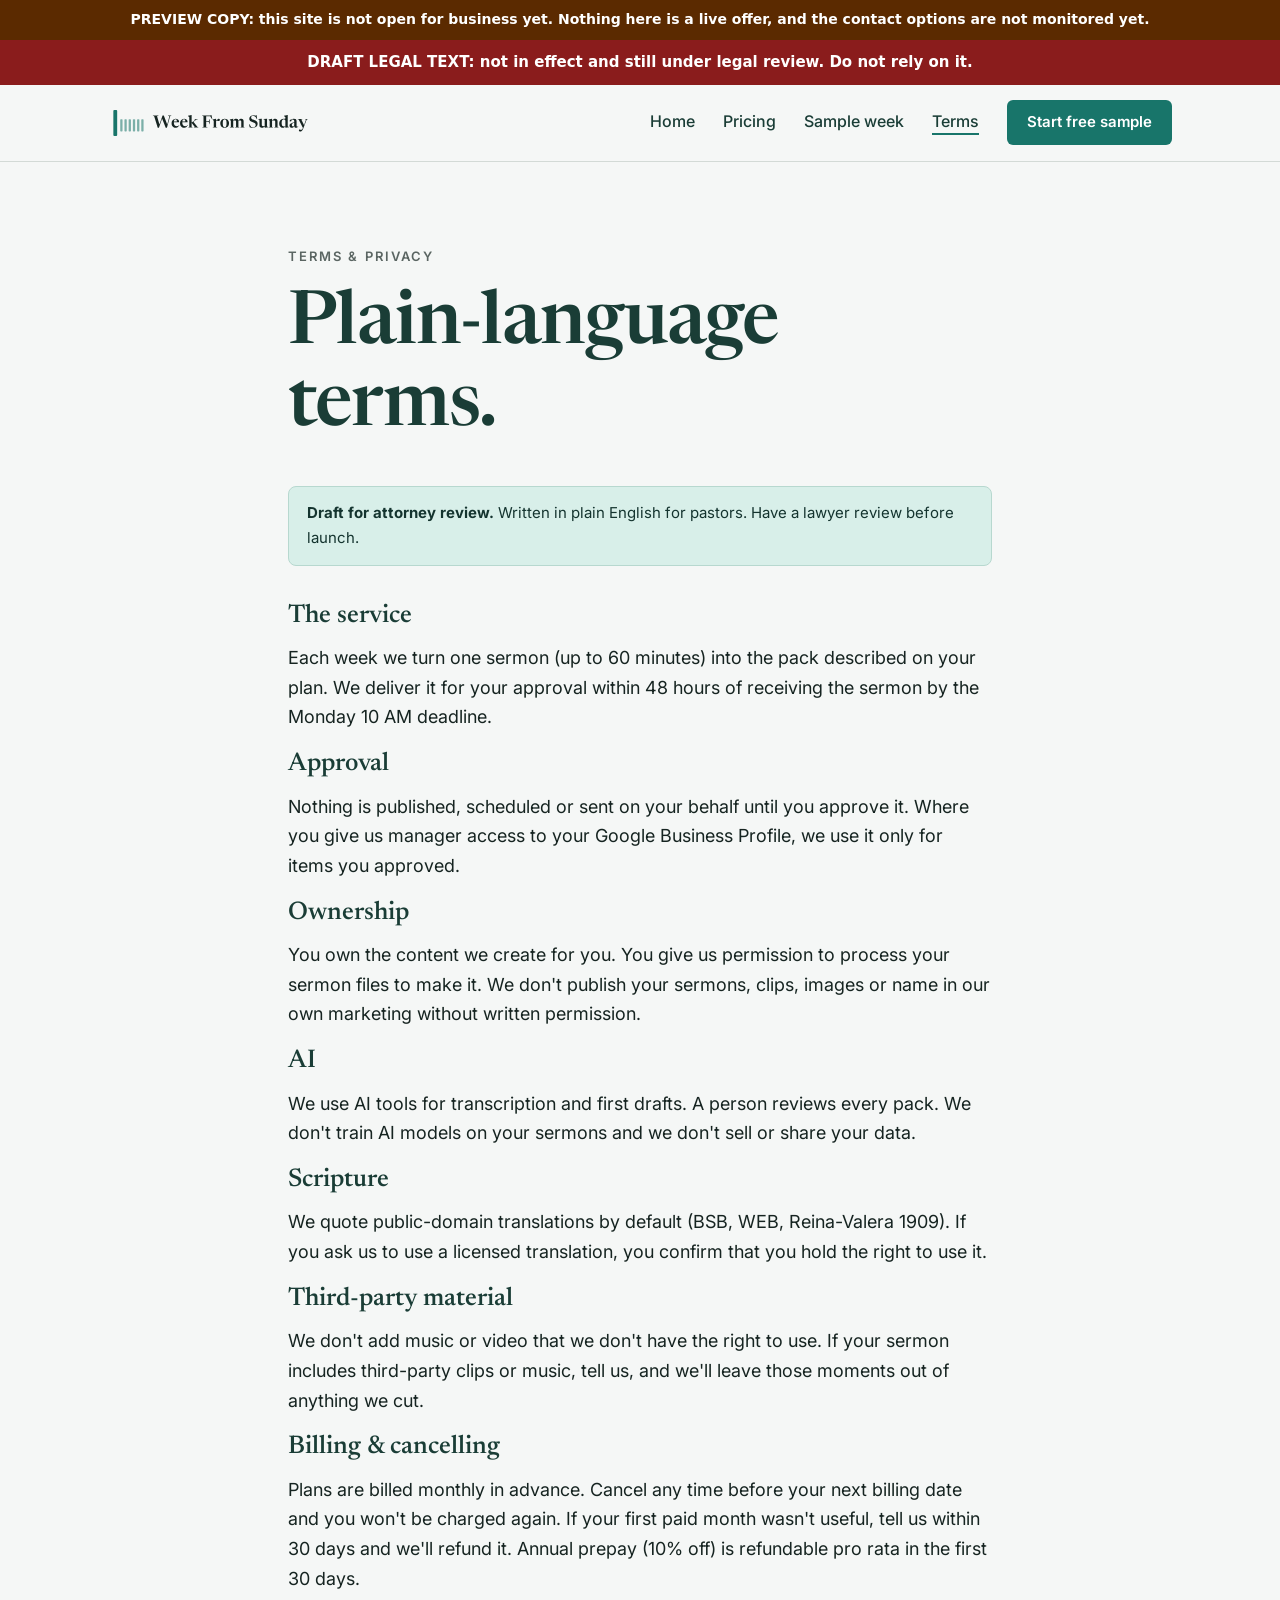
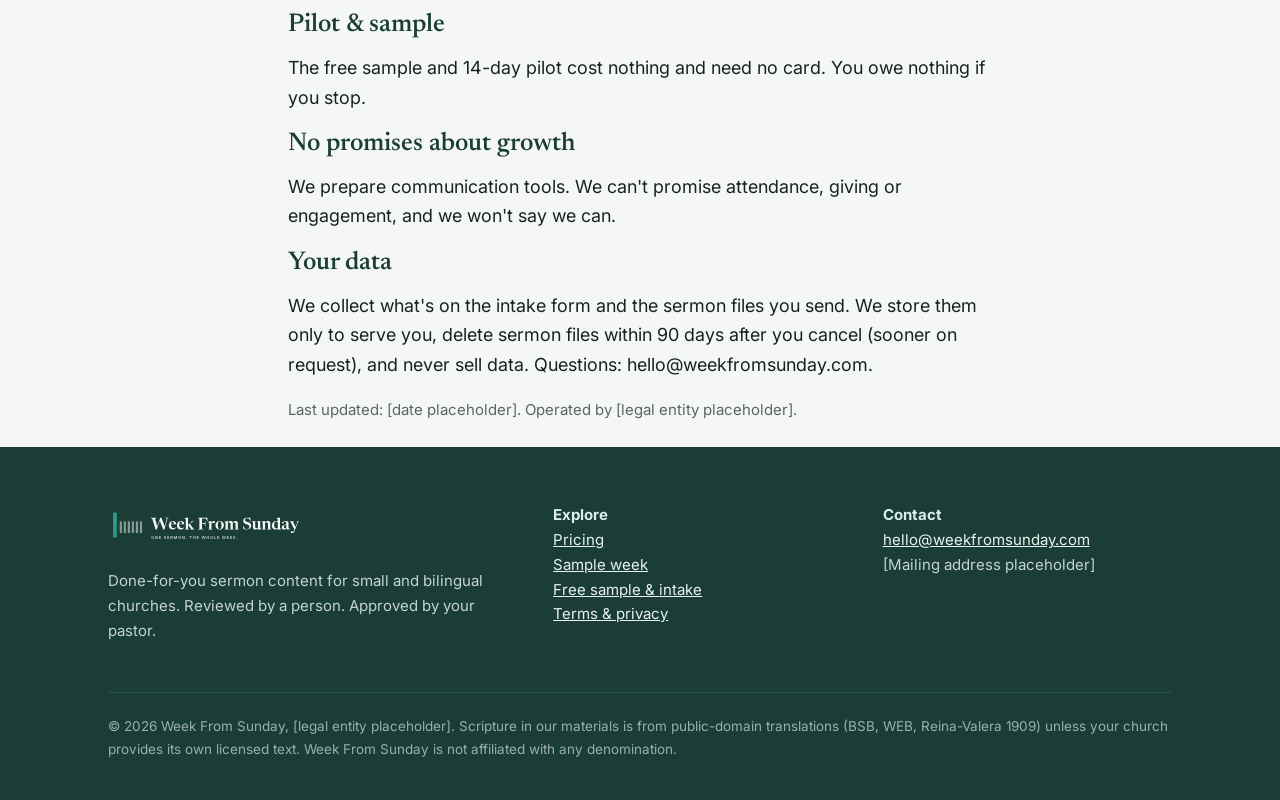
<file: terms.html>
<!doctype html>
<html lang="en"><head>
<meta name="robots" content="noindex, nofollow, noarchive"><meta charset="utf-8"><meta name="viewport" content="width=device-width,initial-scale=1">
<title>Terms & privacy | Week From Sunday</title><meta name="description" content="Plain-language terms: approval, ownership, AI use, Scripture, billing and privacy.">
<!-- removed automatically when WFS_LAUNCH=1 -->
<link rel="icon" href="assets/favicon.svg"><link rel="stylesheet" href="assets/style.css">
<meta property="og:title" content="Terms & privacy | Week From Sunday"><meta property="og:description" content="Plain-language terms: approval, ownership, AI use, Scripture, billing and privacy."><meta name="theme-color" content="#1A3D36"></head>
<body><div style="background:#5b2a00;color:#fff;font:600 14px/1.4 system-ui,sans-serif;padding:10px 16px;text-align:center">PREVIEW COPY: this site is not open for business yet. Nothing here is a live offer, and the contact options are not monitored yet.</div><div style="background:#8a1c1c;color:#fff;font:700 15px/1.4 system-ui,sans-serif;padding:12px 16px;text-align:center">DRAFT LEGAL TEXT: not in effect and still under legal review. Do not rely on it.</div>
<header class="site"><div class="wrap"><a href="index.html" aria-label="Week From Sunday home"><img src="assets/logo-horizontal-notag.svg" alt="Week From Sunday"></a>
<nav><a href="index.html">Home</a><a href="pricing.html">Pricing</a><a href="sample.html">Sample week</a><a href="terms.html" aria-current="page">Terms</a><a class="btn" href="contact.html">Start free sample</a></nav></div></header>
<main>
<section class="hero" style="padding-bottom:10px"><div class="wrap narrow"><span class="eyebrow">Terms &amp; privacy</span><h1>Plain-language terms.</h1>
<div class="callout"><strong>Draft for attorney review.</strong> Written in plain English for pastors. Have a lawyer review before launch.</div>
<h3 style="margin-top:1.4em">The service</h3><p>Each week we turn one sermon (up to 60 minutes) into the pack described on your plan. We deliver it for your approval within 48 hours of receiving the sermon by the Monday 10 AM deadline.</p>
<h3>Approval</h3><p>Nothing is published, scheduled or sent on your behalf until you approve it. Where you give us manager access to your Google Business Profile, we use it only for items you approved.</p>
<h3>Ownership</h3><p>You own the content we create for you. You give us permission to process your sermon files to make it. We don't publish your sermons, clips, images or name in our own marketing without written permission.</p>
<h3>AI</h3><p>We use AI tools for transcription and first drafts. A person reviews every pack. We don't train AI models on your sermons and we don't sell or share your data.</p>
<h3>Scripture</h3><p>We quote public-domain translations by default (BSB, WEB, Reina-Valera 1909). If you ask us to use a licensed translation, you confirm that you hold the right to use it.</p>
<h3>Third-party material</h3><p>We don't add music or video that we don't have the right to use. If your sermon includes third-party clips or music, tell us, and we'll leave those moments out of anything we cut.</p>
<h3>Billing &amp; cancelling</h3><p>Plans are billed monthly in advance. Cancel any time before your next billing date and you won't be charged again. If your first paid month wasn't useful, tell us within 30 days and we'll refund it. Annual prepay (10% off) is refundable pro rata in the first 30 days.</p>
<h3>Pilot &amp; sample</h3><p>The free sample and 14-day pilot cost nothing and need no card. You owe nothing if you stop.</p>
<h3>No promises about growth</h3><p>We prepare communication tools. We can't promise attendance, giving or engagement, and we won't say we can.</p>
<h3>Your data</h3><p>We collect what's on the intake form and the sermon files you send. We store them only to serve you, delete sermon files within 90 days after you cancel (sooner on request), and never sell data. Questions: hello@weekfromsunday.com.</p>
<p class="note">Last updated: [date placeholder]. Operated by [legal entity placeholder].</p></div></section></main>
<footer class="site"><div class="wrap"><div class="cols">
<div><img src="assets/logo-horizontal-on-pine.svg" alt="Week From Sunday"><p>Done-for-you sermon content for small and bilingual churches. Reviewed by a person. Approved by your pastor.</p></div>
<div><strong style="color:#D8EFE9">Explore</strong><p><a href="pricing.html">Pricing</a><br><a href="sample.html">Sample week</a><br><a href="contact.html">Free sample &amp; intake</a><br><a href="terms.html">Terms &amp; privacy</a></p></div>
<div><strong style="color:#D8EFE9">Contact</strong><p><a href="mailto:hello@weekfromsunday.com">hello@weekfromsunday.com</a><br>[Mailing address placeholder]</p></div></div>
<div class="fine">© 2026 Week From Sunday, [legal entity placeholder]. Scripture in our materials is from public-domain translations (BSB, WEB, Reina-Valera 1909) unless your church provides its own licensed text. Week From Sunday is not affiliated with any denomination.</div></div></footer>
</body></html>
</file>
<file: assets/style.css>
@import url("https://fonts.googleapis.com/css2?family=Inter:wght@100..900&family=Newsreader:ital,opsz,wght@0,6..72,200..800;1,6..72,200..800&display=swap");



:root{
  --pine:#1A3D36; --teal:#18756A; --sea:#2F9B8A; --stone:#F5F7F6; --fog:#E7EBE9;
  --ink:#162421; --slate:#5A6562; --mint:#D8EFE9; --line:#D3DAD6; --success:#2F6B4F;
  --navy:var(--pine); --gold:var(--teal); --parch:var(--stone); --linen:var(--fog); --amber:var(--sea);
}
*{box-sizing:border-box}
html{scroll-behavior:smooth}
body{margin:0;background:var(--stone);color:var(--ink);font:400 18px/1.65 Inter,system-ui,sans-serif;-webkit-font-smoothing:antialiased}
h1,h2,h3{font-family:Newsreader,Georgia,serif;color:var(--pine);line-height:1.12;margin:0 0 .5em;font-weight:550}
h1{font-size:clamp(2.7rem,6vw,4.6rem);letter-spacing:-.015em}
h2{font-size:clamp(2rem,4vw,3rem)}
h3{font-size:1.6rem}
p{margin:0 0 1em}
a{color:var(--pine)}
.wrap{max-width:1120px;margin:0 auto;padding:0 28px}
.narrow{max-width:760px}
header.site{position:sticky;top:0;z-index:10;background:rgba(245,247,246,.96);backdrop-filter:blur(6px);border-bottom:1px solid var(--line)}
header.site .wrap{display:flex;align-items:center;justify-content:space-between;height:76px}
header.site img{height:46px;display:block}
nav a{color:var(--pine);text-decoration:none;font-weight:500;font-size:16px;margin-left:28px}
nav a:hover,nav a[aria-current]{text-decoration:underline;text-decoration-color:var(--teal);text-underline-offset:6px;text-decoration-thickness:2px}
.btn{display:inline-block;background:var(--teal);color:#fff;font-weight:600;font-size:17px;text-decoration:none;padding:15px 28px;border-radius:6px;border:0;cursor:pointer;font-family:inherit}
.btn:hover{background:#155F56}
.btn.ghost{background:transparent;border:2px solid var(--pine);color:var(--pine);padding:13px 26px}
nav a.btn{margin-left:28px;padding:10px 20px;font-size:15px}
.hero{padding:88px 0 72px}
.hero .grid{display:grid;grid-template-columns:1.15fr .85fr;gap:56px;align-items:center}
.eyebrow{font:600 13px/1 Inter,sans-serif;letter-spacing:.16em;text-transform:uppercase;color:var(--slate);margin-bottom:22px;display:block}
.lede{font-size:1.25rem;color:var(--ink);max-width:34em}
.hero .actions{display:flex;gap:16px;flex-wrap:wrap;margin-top:34px}
.note{font-size:15px;color:var(--slate)}
section{padding:80px 0}
section.band{background:var(--fog)}
section.dark{background:var(--pine);color:#D9E4E0}
section.dark h2,section.dark h3{color:var(--stone)}
.steps{display:grid;grid-template-columns:repeat(4,1fr);gap:28px;margin-top:40px}
.step .n{font:550 2.6rem/1 Newsreader,serif;color:var(--teal);display:block;margin-bottom:8px}
.step h3{font-size:1.4rem}
.cards{display:grid;grid-template-columns:repeat(3,1fr);gap:24px;margin-top:40px}
.card{background:#fff;border:1px solid var(--line);border-radius:10px;padding:30px}
.card h3{margin-bottom:.3em}
.tiers{display:grid;grid-template-columns:repeat(3,1fr);gap:24px;margin-top:44px;align-items:stretch}
.tier{background:#fff;border:1px solid var(--line);border-radius:12px;padding:34px 30px;display:flex;flex-direction:column;position:relative}
.tier.pop{border:2px solid var(--teal);box-shadow:0 14px 36px rgba(26,61,54,.10)}
.tier .badge{position:absolute;top:-14px;left:30px;background:var(--pine);color:var(--stone);font:600 12px/1 Inter;letter-spacing:.12em;text-transform:uppercase;padding:8px 14px;border-radius:99px}
.price{font:550 3.6rem/1 Newsreader,serif;color:var(--pine)}
.price small{font:500 1rem Inter;color:var(--slate)}
.tier ul{list-style:none;padding:0;margin:20px 0 28px;flex:1}
.tier li{padding:7px 0 7px 28px;position:relative;font-size:16px;border-bottom:1px solid #e1e8e5}
.tier li:before{content:"";position:absolute;left:2px;top:15px;width:11px;height:6px;border-left:2.5px solid var(--success);border-bottom:2.5px solid var(--success);transform:rotate(-45deg)}
.tier .btn{text-align:center}
.faq details{border-bottom:1px solid var(--line);padding:20px 0}
.faq summary{font:600 1.15rem Inter;color:var(--pine);cursor:pointer}
.faq details p{margin:12px 0 0;max-width:46em}
.phone{width:260px;background:var(--pine);border-radius:34px;padding:12px;box-shadow:0 20px 50px rgba(26,61,54,.25);margin:0 auto}
.phone .screen{aspect-ratio:9/16;border-radius:24px;background:linear-gradient(170deg,#3d5c56,#243e39 55%,#152824);position:relative;overflow:hidden}
.phone .screen:before{content:"";position:absolute;left:50%;top:22%;width:96px;height:96px;border-radius:50%;background:#d9c4b0;transform:translateX(-50%);opacity:.9}
.phone .screen:after{content:"";position:absolute;left:50%;top:44%;width:180px;height:200px;border-radius:90px 90px 0 0;background:#1a3330;transform:translateX(-50%)}
.phone .cap{position:absolute;left:16px;right:16px;bottom:56px;z-index:2;text-align:center;font:700 22px/1.2 Inter;color:#fff;text-shadow:0 2px 6px rgba(0,0,0,.7)}
.phone .cap b{color:#7ED0C3}
.phone .tag{position:absolute;top:14px;left:0;right:0;text-align:center;font:600 10px Inter;letter-spacing:.12em;color:#fff;z-index:2}
.phone .bug{position:absolute;top:10px;left:12px;width:26px;z-index:2}
.pack{display:grid;grid-template-columns:repeat(3,1fr);gap:22px;margin-top:36px}
.pack figure{margin:0;background:#fff;border:1px solid var(--line);border-radius:10px;padding:14px}
.pack img{width:100%;display:block;border-radius:6px}
.pack figcaption{font-size:14px;color:var(--slate);margin-top:10px}
.doc{background:#fff;border:1px solid var(--line);border-radius:10px;padding:32px;margin-top:28px}
.doc h3{font-size:1.4rem}
.doc blockquote{margin:12px 0;padding:6px 0 6px 18px;border-left:3px solid var(--teal);color:var(--pine);font-family:Newsreader,Georgia,serif;font-size:1.3rem}
.badge-ex{display:inline-block;background:var(--pine);color:var(--stone);font:600 12px Inter;letter-spacing:.12em;text-transform:uppercase;padding:7px 12px;border-radius:99px;margin-bottom:14px}
form.intake{display:grid;gap:18px;margin-top:28px}
form.intake label{font:600 15px Inter;color:var(--pine);display:block;margin-bottom:6px}
form.intake input,form.intake select,form.intake textarea{width:100%;font:400 17px Inter;padding:13px 14px;border:1px solid #b7c2be;border-radius:6px;background:#fff;color:var(--ink)}
form.intake .row{display:grid;grid-template-columns:1fr 1fr;gap:18px}
form.intake fieldset{border:1px solid var(--line);border-radius:8px;padding:18px 20px}
form.intake legend{font:600 14px Inter;letter-spacing:.08em;text-transform:uppercase;color:var(--slate);padding:0 8px}
.callout{background:var(--mint);border:1px solid #b7d8cf;border-radius:8px;padding:14px 18px;font-size:15px;color:#14342f}
footer.site{background:var(--pine);color:#C5D4CF;padding:56px 0 40px;font-size:15px}
footer.site a{color:#E8F2EF}
footer.site .cols{display:grid;grid-template-columns:1.4fr 1fr 1fr;gap:40px}
footer.site img{height:44px;margin-bottom:14px}
footer.site .fine{margin-top:34px;padding-top:22px;border-top:1px solid #2C5249;font-size:13.5px;color:#9BB0AA}
table.cmp{width:100%;border-collapse:collapse;margin-top:26px;font-size:16px;background:#fff}
table.cmp th,table.cmp td{padding:13px 16px;border-bottom:1px solid var(--line);text-align:left;vertical-align:top}
table.cmp th{font:600 13px Inter;letter-spacing:.08em;text-transform:uppercase;color:var(--slate);background:var(--fog)}
@media (max-width:860px){.hero .grid,.steps,.cards,.tiers,.pack,footer.site .cols,form.intake .row{grid-template-columns:1fr}nav a:not(.btn){display:none}header.site .wrap{height:64px;padding:0 16px}header.site img{height:32px}nav a.btn{margin-left:10px;padding:8px 12px;font-size:13px;white-space:nowrap;flex-shrink:0}.phone{margin-top:30px}h1{font-size:2.6rem}}
</file>
